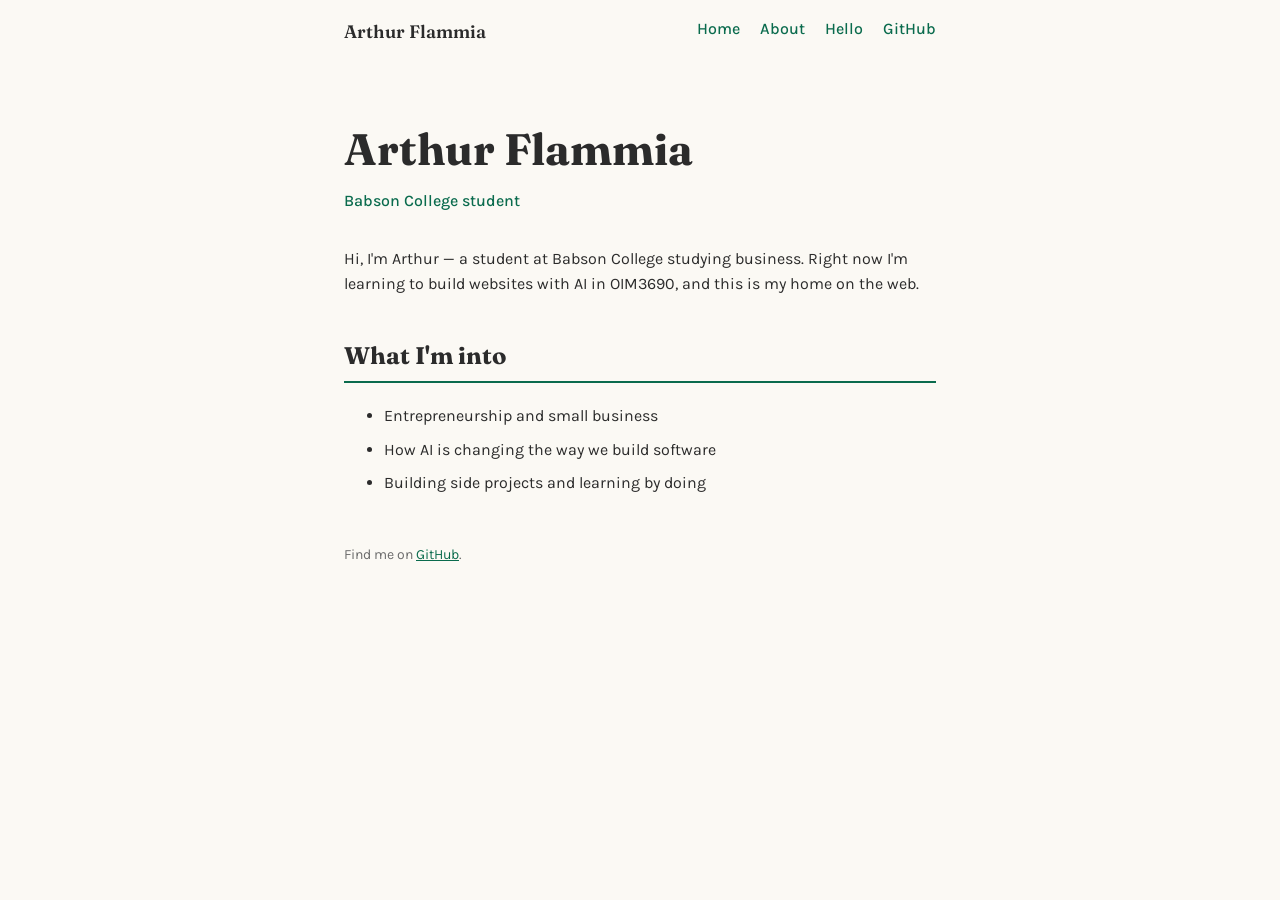
<file: index.html>
<!DOCTYPE html>
<html lang="en">
<head>
  <meta charset="UTF-8" />
  <meta name="viewport" content="width=device-width, initial-scale=1.0" />
  <title>Arthur Flammia</title>

  <!-- Loads two custom fonts from Google: Fraunces (headings) + Karla (body) -->
  <link href="https://fonts.googleapis.com/css2?family=Fraunces:wght@500;600&family=Karla:wght@400;500&display=swap" rel="stylesheet" />

  <style>
    /* Reusable values so colors stay consistent across the page */
    :root {
      --ink: #2b2b2b;    /* main text color */
      --paper: #fbf9f4;  /* page background */
      --green: #0a6b4d;  /* Babson-inspired accent */
      --muted: #6b6b6b;  /* lighter text */
    }

    * { box-sizing: border-box; }

    body {
      font-family: 'Karla', sans-serif;
      color: var(--ink);
      background-color: var(--paper);
      line-height: 1.6;
      margin: 0;
    }

    /* Fluid images: never overflow their container */
    img { max-width: 100%; height: auto; }

    /* ===== NAV BAR ===== */
    .site-nav {
      display: flex;
      align-items: center;
      justify-content: space-between;
      flex-wrap: wrap;
      max-width: 640px;
      margin: 0 auto;
      padding: 16px 24px;
    }

    .site-nav .brand {
      font-family: 'Fraunces', serif;
      font-weight: 600;
      color: var(--ink);
      text-decoration: none;
      font-size: 18px;
    }

    /* The hamburger button: hidden on desktop, shown on mobile */
    .nav-toggle {
      display: none;
      background: none;
      border: 1px solid var(--green);
      border-radius: 6px;
      color: var(--green);
      font-size: 20px;
      line-height: 1;
      padding: 6px 10px;
      cursor: pointer;
    }

    .nav-links {
      display: flex;
      gap: 20px;
      list-style: none;
      margin: 0;
      padding: 0;
    }

    .nav-links a {
      color: var(--green);
      text-decoration: none;
      font-weight: 500;
    }

    /* Centers the content and keeps it readable on wide screens */
    .container {
      max-width: 640px;
      margin: 0 auto;
      padding: 32px 24px 64px;
    }

    h1 {
      font-family: 'Fraunces', serif;
      font-size: 32px;
      margin: 0 0 4px 0;
    }

    .tagline {
      color: var(--green);
      font-weight: 500;
      margin: 0 0 32px 0;
    }

    h2 {
      font-family: 'Fraunces', serif;
      font-size: 24px;
      margin-top: 40px;
      border-bottom: 2px solid var(--green);
      padding-bottom: 6px;
    }

    li { margin-bottom: 8px; }

    footer {
      margin-top: 48px;
      color: var(--muted);
      font-size: 14px;
    }

    a { color: var(--green); }

    /* ===== MOBILE-FIRST MEDIA QUERIES ===== */
    /* Base styles above are for small screens. On narrow screens we
       hide the links and show the hamburger button instead. */
    @media (max-width: 600px) {
      .nav-toggle { display: block; }

      /* Stack links vertically; hidden until the menu is opened */
      .nav-links {
        display: none;
        flex-direction: column;
        width: 100%;
        gap: 12px;
        margin-top: 12px;
      }

      /* JS adds this class when the hamburger is tapped */
      .nav-links.open { display: flex; }
    }

    /* On wider screens, give headings a bit more presence */
    @media (min-width: 700px) {
      h1 { font-size: 44px; }
      .container { padding-top: 48px; }
    }
  </style>
</head>
<body>

  <!-- Nav bar with a few links; collapses into a hamburger on mobile -->
  <nav class="site-nav">
    <a href="index.html" class="brand">Arthur Flammia</a>
    <button class="nav-toggle" aria-label="Toggle menu" aria-expanded="false">&#9776;</button>
    <ul class="nav-links" id="navLinks">
      <li><a href="index.html">Home</a></li>
      <li><a href="about-me.html">About</a></li>
      <li><a href="hello.html">Hello</a></li>
      <li><a href="https://github.com/ArthurFlammia">GitHub</a></li>
    </ul>
  </nav>

  <div class="container">

    <!-- Header: who you are -->
    <header>
      <h1>Arthur Flammia</h1>
      <p class="tagline">Babson College student</p>
    </header>

    <main>
      <!-- Short intro -->
      <section>
        <p>
          Hi, I'm Arthur &mdash; a student at Babson College studying business.
          Right now I'm learning to build websites with AI in OIM3690, and this
          is my home on the web.
        </p>
      </section>

      <!-- Interests -->
      <section>
        <h2>What I'm into</h2>
        <ul>
          <li>Entrepreneurship and small business</li>
          <li>How AI is changing the way we build software</li>
          <li>Building side projects and learning by doing</li>
        </ul>
      </section>
    </main>

    <!-- Footer with a link -->
    <footer>
      <p>Find me on <a href="https://github.com/ArthurFlammia">GitHub</a>.</p>
    </footer>

  </div>

  <!-- Toggles the mobile menu open/closed when the hamburger is tapped -->
  <script>
    const toggle = document.querySelector('.nav-toggle');
    const links = document.getElementById('navLinks');
    toggle.addEventListener('click', () => {
      const isOpen = links.classList.toggle('open');
      toggle.setAttribute('aria-expanded', isOpen);
    });
  </script>

</body>
</html>
</file>
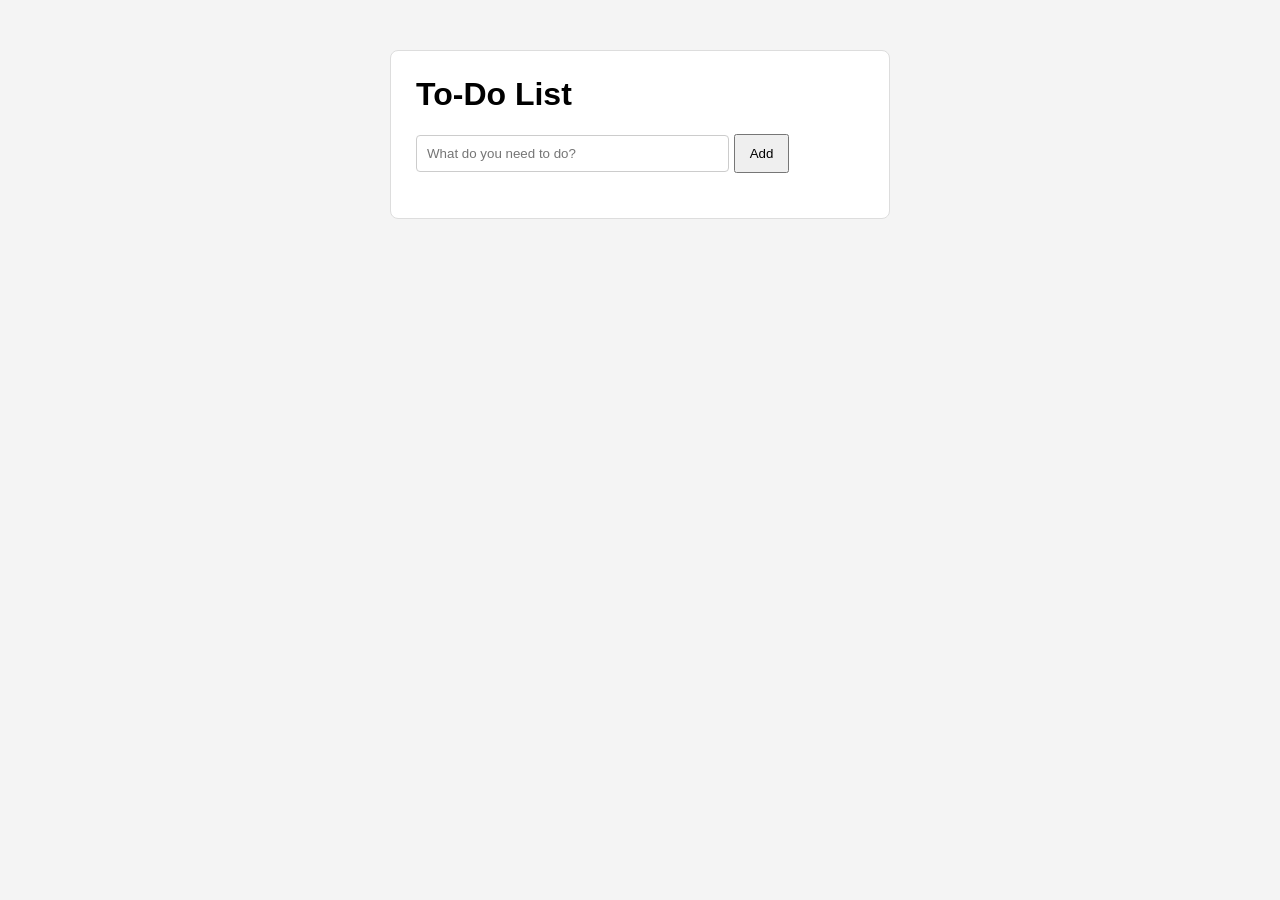
<file: todo/index.html>
<!DOCTYPE html>
<html lang="en">
<head>
  <meta charset="UTF-8">
  <meta name="viewport" content="width=device-width, initial-scale=1.0">
  <title>To-Do App</title>
  <style>
    body {
      font-family: Arial, Helvetica, sans-serif;
      max-width: 500px;
      margin: 30px auto;
      padding: 20px;
      background-color: #f4f4f4;
    }
    .card {
      background-color: #ffffff;
      padding: 25px;
      border-radius: 8px;
      border: 1px solid #ddd;
    }
    h1 { margin-top: 0; }
    input {
      padding: 10px;
      width: 65%;
      border: 1px solid #ccc;
      border-radius: 4px;
    }
    button {
      padding: 10px 14px;
      cursor: pointer;
    }
    ul {
      list-style: none;
      padding: 0;
      margin-top: 20px;
    }
    li {
      background-color: #f9f9f9;
      padding: 10px;
      margin-bottom: 8px;
      border-radius: 4px;
      display: flex;
      justify-content: space-between;
      align-items: center;
    }
    .delete-btn {
      background-color: #e1e4e8;
      border: none;
      border-radius: 4px;
      padding: 4px 10px;
    }
  </style>
</head>
<body>

  <div class="card">
    <h1>To-Do List</h1>

    <!-- Type a task here, then click Add -->
    <input type="text" id="task-input" placeholder="What do you need to do?">
    <button id="add-btn">Add</button>

    <!-- The tasks will be added inside this list by JavaScript -->
    <ul id="task-list"></ul>
  </div>

  <!-- Link to the external JavaScript file -->
  <script src="script.js"></script>

</body>
</html>
</file>
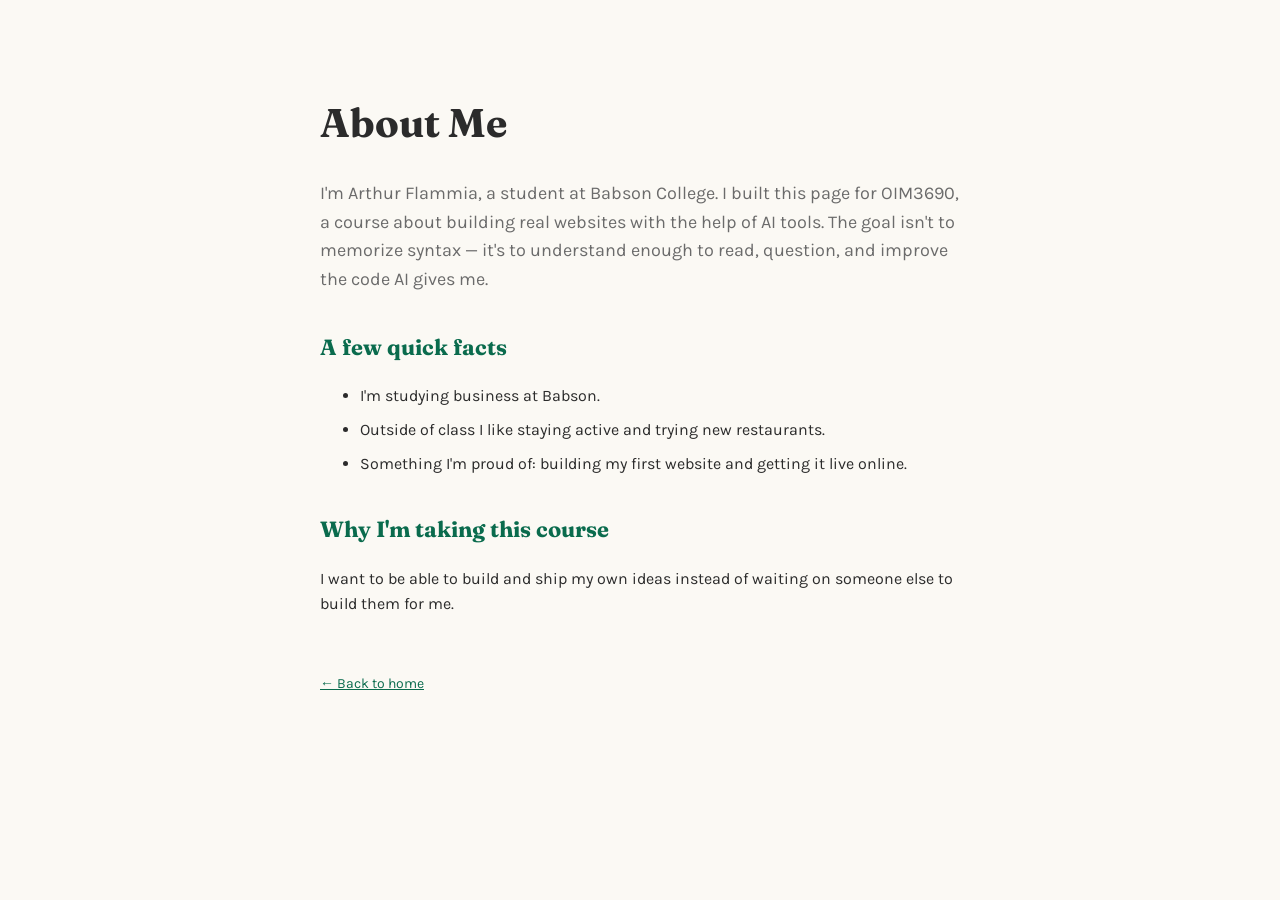
<file: about-me.html>
<!DOCTYPE html>
<html lang="en">
<head>
  <meta charset="UTF-8" />
  <meta name="viewport" content="width=device-width, initial-scale=1.0" />
  <title>About Me &mdash; Arthur Flammia</title>

  <!-- Load the fonts -->
  <link href="https://fonts.googleapis.com/css2?family=Fraunces:wght@500;600&family=Karla:wght@400;500&display=swap" rel="stylesheet" />

  <!-- Link the external stylesheet (it lives in the css/ folder) -->
  <link rel="stylesheet" href="css/styles.css" />
</head>
<body>
  <div class="container">
    <h1>About Me</h1>

    <!-- id="intro" lets the #intro rule in styles.css target just this section -->
    <section id="intro">
      <p>
        I'm Arthur Flammia, a student at Babson College. I built this page for
        OIM3690, a course about building real websites with the help of AI
        tools. The goal isn't to memorize syntax &mdash; it's to understand
        enough to read, question, and improve the code AI gives me.
      </p>
    </section>

    <section>
      <h2>A few quick facts</h2>
      <ul>
        <li>I'm studying business at Babson.</li>
        <li>Outside of class I like staying active and trying new restaurants.</li>
        <li>Something I'm proud of: building my first website and getting it live online.</li>
      </ul>
    </section>

    <section>
      <h2>Why I'm taking this course</h2>
      <p>
        I want to be able to build and ship my own ideas instead of waiting on
        someone else to build them for me.
      </p>
    </section>

    <a class="back" href="index.html">&larr; Back to home</a>
  </div>
</body>
</html>
</file>
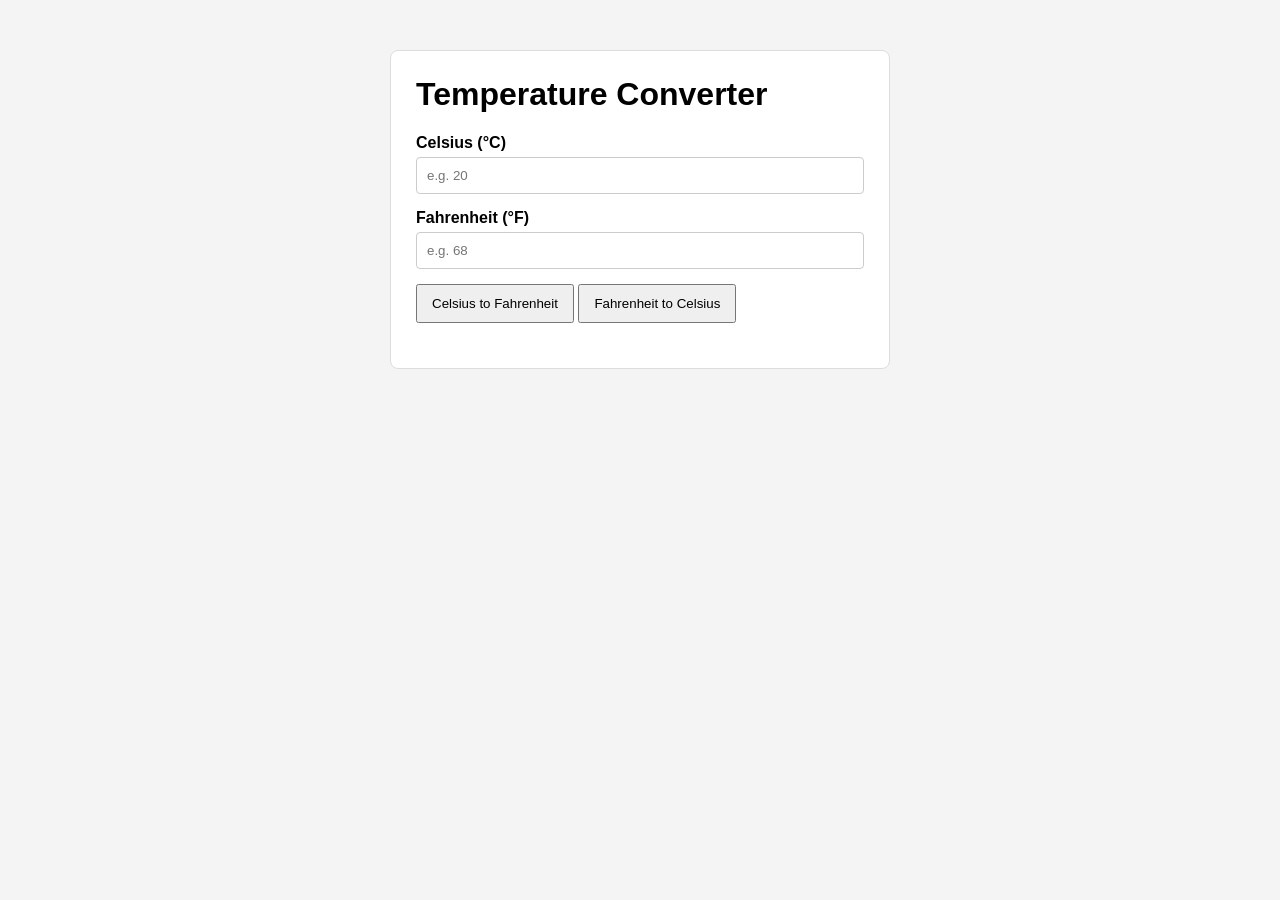
<file: converter.html>
<!DOCTYPE html>
<html lang="en">
<head>
  <meta charset="UTF-8">
  <meta name="viewport" content="width=device-width, initial-scale=1.0">
  <title>Temperature Converter</title>
  <style>
    body {
      font-family: Arial, Helvetica, sans-serif;
      max-width: 500px;
      margin: 30px auto;
      padding: 20px;
      background-color: #f4f4f4;
    }
    .card {
      background-color: #ffffff;
      padding: 25px;
      border-radius: 8px;
      border: 1px solid #ddd;
    }
    h1 { margin-top: 0; }
    label {
      display: block;
      font-weight: bold;
      margin-top: 15px;
      margin-bottom: 5px;
    }
    input {
      padding: 10px;
      width: 100%;
      box-sizing: border-box;
      border: 1px solid #ccc;
      border-radius: 4px;
    }
    button {
      padding: 10px 14px;
      margin-top: 15px;
      cursor: pointer;
    }
    #result {
      margin-top: 20px;
      font-size: 18px;
    }
  </style>
</head>
<body>

  <div class="card">
    <h1>Temperature Converter</h1>

    <!-- The HTML form. Ask AI for this part only. -->
    <label for="celsius">Celsius (&deg;C)</label>
    <input type="number" id="celsius" placeholder="e.g. 20">

    <label for="fahrenheit">Fahrenheit (&deg;F)</label>
    <input type="number" id="fahrenheit" placeholder="e.g. 68">

    <button id="c-to-f-btn">Celsius to Fahrenheit</button>
    <button id="f-to-c-btn">Fahrenheit to Celsius</button>

    <p id="result"></p>
  </div>

  <script>
    // ===== This JavaScript was written by hand =====

    // Find the two input boxes, the two buttons, and the result line
    const celsiusInput = document.getElementById("celsius");
    const fahrenheitInput = document.getElementById("fahrenheit");
    const cToFBtn = document.getElementById("c-to-f-btn");
    const fToCBtn = document.getElementById("f-to-c-btn");
    const result = document.getElementById("result");

    // When "Celsius to Fahrenheit" is clicked
    cToFBtn.addEventListener("click", function () {
      // Read the Celsius value. Number() turns the text into a number.
      const c = Number(celsiusInput.value);
      // The formula: F = C times 9/5, plus 32
      const f = c * 9 / 5 + 32;
      // Show the answer in the Fahrenheit box and on the result line
      fahrenheitInput.value = f;
      result.textContent = c + " degrees C = " + f + " degrees F";
    });

    // When "Fahrenheit to Celsius" is clicked
    fToCBtn.addEventListener("click", function () {
      // Read the Fahrenheit value as a number
      const f = Number(fahrenheitInput.value);
      // The formula: C = (F minus 32) times 5/9
      const c = (f - 32) * 5 / 9;
      // Show the answer in the Celsius box and on the result line
      celsiusInput.value = c;
      result.textContent = f + " degrees F = " + c + " degrees C";
    });
  </script>

</body>
</html>
</file>
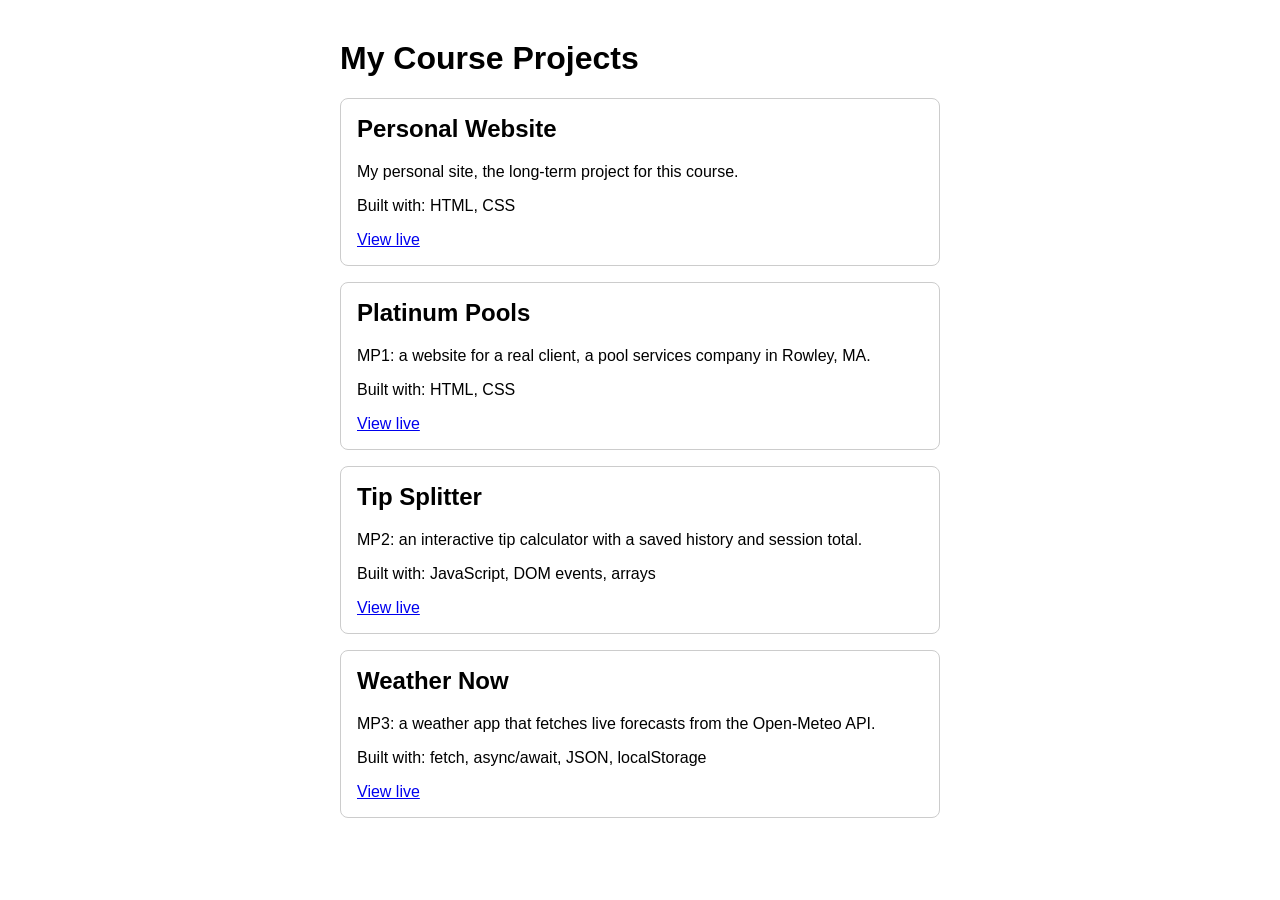
<file: data-app.html>
<!DOCTYPE html>
<html lang="en">
<head>
  <meta charset="UTF-8">
  <meta name="viewport" content="width=device-width, initial-scale=1.0">
  <title>My Projects</title>
  <style>
    body { font-family: Arial, sans-serif; max-width: 600px; margin: 40px auto; padding: 0 16px; }
    .card { border: 1px solid #ccc; border-radius: 8px; padding: 16px; margin-bottom: 16px; }
    .card h2 { margin-top: 0; }
  </style>
</head>
<body>
  <h1>My Course Projects</h1>
  <div id="app"></div>

  <!-- type="module" lets main.js use import. Only main.js is linked;
       it imports data.js itself. -->
  <script type="module" src="js/main.js"></script>
</body>
</html>
</file>
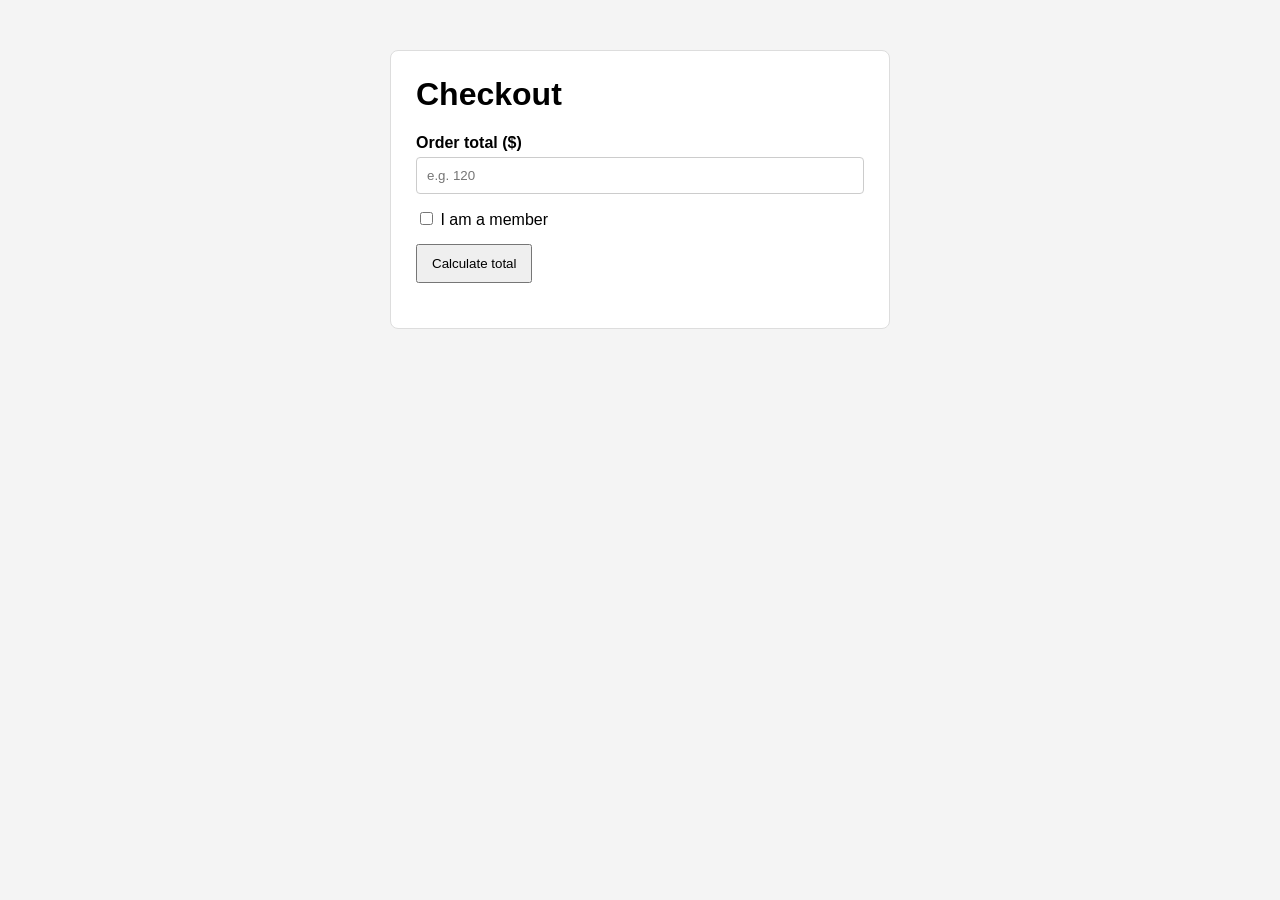
<file: discount.html>
<!DOCTYPE html>
<html lang="en">
<head>
  <meta charset="UTF-8">
  <meta name="viewport" content="width=device-width, initial-scale=1.0">
  <title>Checkout Discount</title>
  <style>
    body {
      font-family: Arial, Helvetica, sans-serif;
      max-width: 500px;
      margin: 30px auto;
      padding: 20px;
      background-color: #f4f4f4;
    }
    .card {
      background-color: #ffffff;
      padding: 25px;
      border-radius: 8px;
      border: 1px solid #ddd;
    }
    h1 { margin-top: 0; }
    label {
      display: block;
      font-weight: bold;
      margin-top: 15px;
      margin-bottom: 5px;
    }
    input[type="number"] {
      padding: 10px;
      width: 100%;
      box-sizing: border-box;
      border: 1px solid #ccc;
      border-radius: 4px;
    }
    .checkbox-row {
      margin-top: 15px;
    }
    button {
      padding: 10px 14px;
      margin-top: 15px;
      cursor: pointer;
    }
    #result {
      margin-top: 20px;
      font-size: 18px;
      white-space: pre-line;
    }
  </style>
</head>
<body>

  <div class="card">
    <h1>Checkout</h1>

    <label for="total">Order total ($)</label>
    <input type="number" id="total" placeholder="e.g. 120">

    <div class="checkbox-row">
      <input type="checkbox" id="member">
      <label for="member" style="display:inline; font-weight:normal;">I am a member</label>
    </div>

    <button id="checkout-btn">Calculate total</button>

    <p id="result"></p>
  </div>

  <script>
    // ===== getDiscount was written by hand, no AI =====
    // total is the order amount. isMember is true or false.
    // The function returns the discount AMOUNT in dollars.
    function getDiscount(total, isMember) {
      if (isMember) {
        // Members get 15% off
        return total * 0.15;
      } else if (total > 100) {
        // Non-members get 10% off if they spend more than $100
        return total * 0.10;
      } else {
        // Everyone else gets no discount
        return 0;
      }
    }

    // ===== Below here was enhanced with AI to build a fuller checkout page =====

    // Find the input, the checkbox, the button, and the result line
    const totalInput = document.getElementById("total");
    const memberCheckbox = document.getElementById("member");
    const checkoutBtn = document.getElementById("checkout-btn");
    const result = document.getElementById("result");

    // When the button is clicked, work out the final price
    checkoutBtn.addEventListener("click", function () {
      // Read the order total as a number
      const total = Number(totalInput.value);
      // Read whether the "I am a member" box is checked (true or false)
      const isMember = memberCheckbox.checked;

      // Use the hand-written function to get the discount amount
      const discount = getDiscount(total, isMember);

      // The final price is the total minus the discount
      const finalPrice = total - discount;

      // Show three lines: discount, savings, and final price
      // toFixed(2) formats the numbers to 2 decimal places
      result.textContent =
        "Order total: $" + total.toFixed(2) + "\n" +
        "Discount: $" + discount.toFixed(2) + "\n" +
        "You pay: $" + finalPrice.toFixed(2);
    });
  </script>

</body>
</html>
</file>
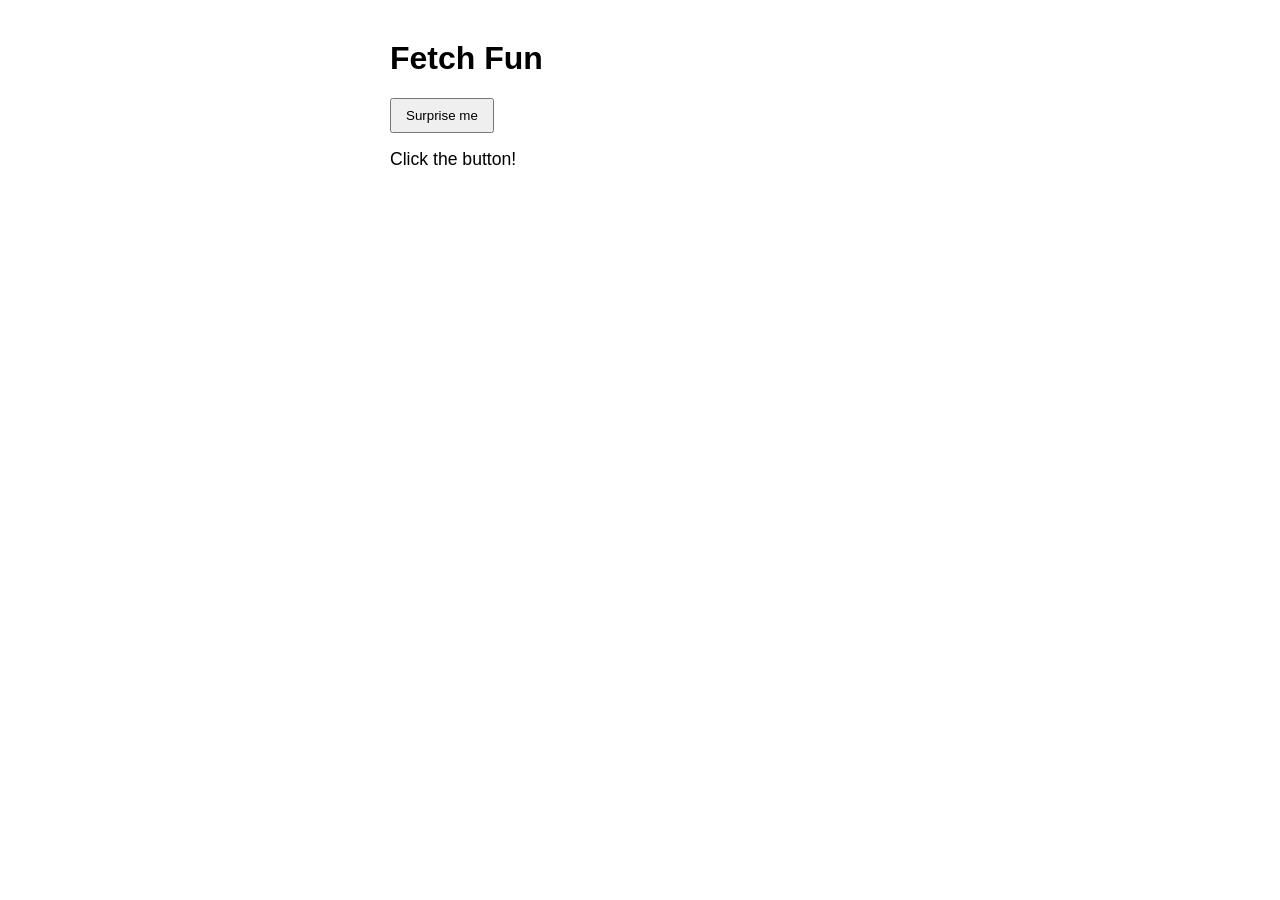
<file: fetch-fun.html>
<!DOCTYPE html>
<html lang="en">
<head>
  <meta charset="UTF-8">
  <meta name="viewport" content="width=device-width, initial-scale=1.0">
  <title>Fetch Fun</title>
  <style>
    body { font-family: Arial, sans-serif; max-width: 500px; margin: 40px auto; padding: 0 16px; }
    button { padding: 8px 14px; }
    #output { margin-top: 16px; font-size: 1.1em; }
  </style>
</head>
<body>
  <h1>Fetch Fun</h1>
  <button id="surprise-btn">Surprise me</button>
  <div id="output">Click the button!</div>

  <script>
    const output = document.getElementById("output");

    // Fetch one API, read one field out of the JSON.
    // The timestamp makes each URL unique because this API caches responses.
    async function getAdvice() {
      output.textContent = "Loading...";
      try {
        const response = await fetch("https://api.adviceslip.com/advice?t=" + Date.now());
        const data = await response.json();
        output.textContent = data.slip.advice;
      } catch (error) {
        output.textContent = "Could not load advice: " + error.message;
      }
    }

    // Extension: a second API that returns a dog picture URL
    async function getDog() {
      output.textContent = "Loading...";
      try {
        const response = await fetch("https://dog.ceo/api/breeds/image/random");
        const data = await response.json();
        output.innerHTML = '<img src="' + data.message + '" alt="Random dog" style="max-width:100%">';
      } catch (error) {
        output.textContent = "Could not load dog: " + error.message;
      }
    }

    // Randomly pick one of the two APIs
    document.getElementById("surprise-btn").addEventListener("click", function () {
      if (Math.random() < 0.5) {
        getAdvice();
      } else {
        getDog();
      }
    });
  </script>
</body>
</html>
</file>
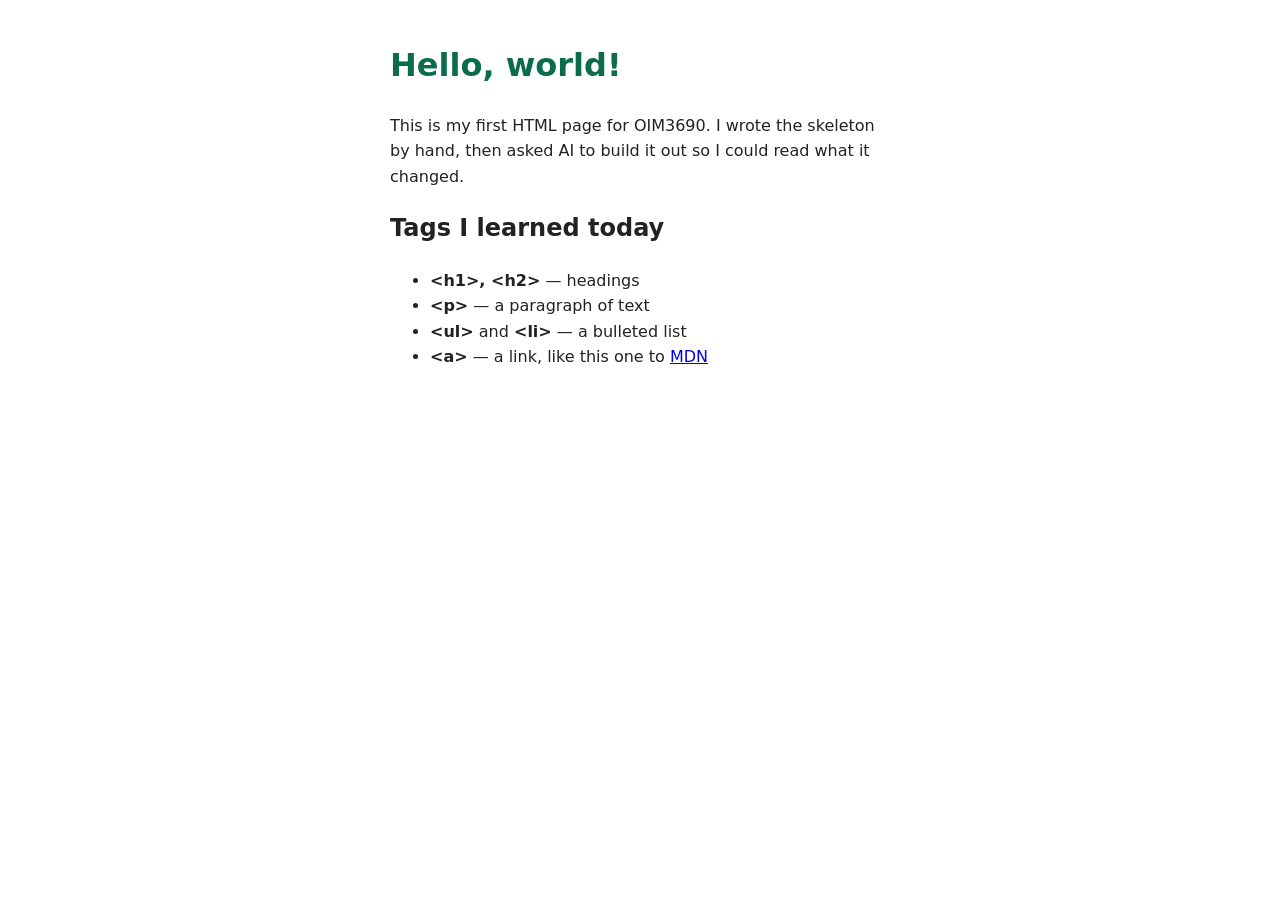
<file: hello.html>
<!DOCTYPE html>
<!--
  hello.html  -  OIM3690, Session 03
  I started with a bare hand-written skeleton (doctype, html, head, title,
  body, and one <h1>). Then I used AI to enhance it: it added a paragraph,
  a list of the tags I learned, and a little styling. The comments below
  mark what each part does so I can explain it.
-->
<html lang="en">
<head>
  <meta charset="UTF-8" />                                      <!-- character encoding -->
  <meta name="viewport" content="width=device-width, initial-scale=1.0" />
  <title>Hello!</title>                                         <!-- text on the browser tab -->
  <style>
    body {
      font-family: system-ui, sans-serif;
      max-width: 500px;
      margin: 40px auto;
      padding: 0 16px;
      line-height: 1.6;
      color: #222;
    }
    h1 { color: #0a6b4d; }
  </style>
</head>
<body>
  <!-- This h1 was the one line in my hand-written skeleton -->
  <h1>Hello, world!</h1>

  <!-- Everything below was added when I enhanced the page with AI -->
  <p>
    This is my first HTML page for OIM3690. I wrote the skeleton by hand,
    then asked AI to build it out so I could read what it changed.
  </p>

  <h2>Tags I learned today</h2>
  <ul>
    <!-- &lt; and &gt; are "HTML entities" - they print literal < and > -->
    <li><strong>&lt;h1&gt;, &lt;h2&gt;</strong> &mdash; headings</li>
    <li><strong>&lt;p&gt;</strong> &mdash; a paragraph of text</li>
    <li><strong>&lt;ul&gt;</strong> and <strong>&lt;li&gt;</strong> &mdash; a bulleted list</li>
    <li><strong>&lt;a&gt;</strong> &mdash; a link, like this one to
        <a href="https://developer.mozilla.org/">MDN</a></li>
  </ul>
</body>
</html>
</file>
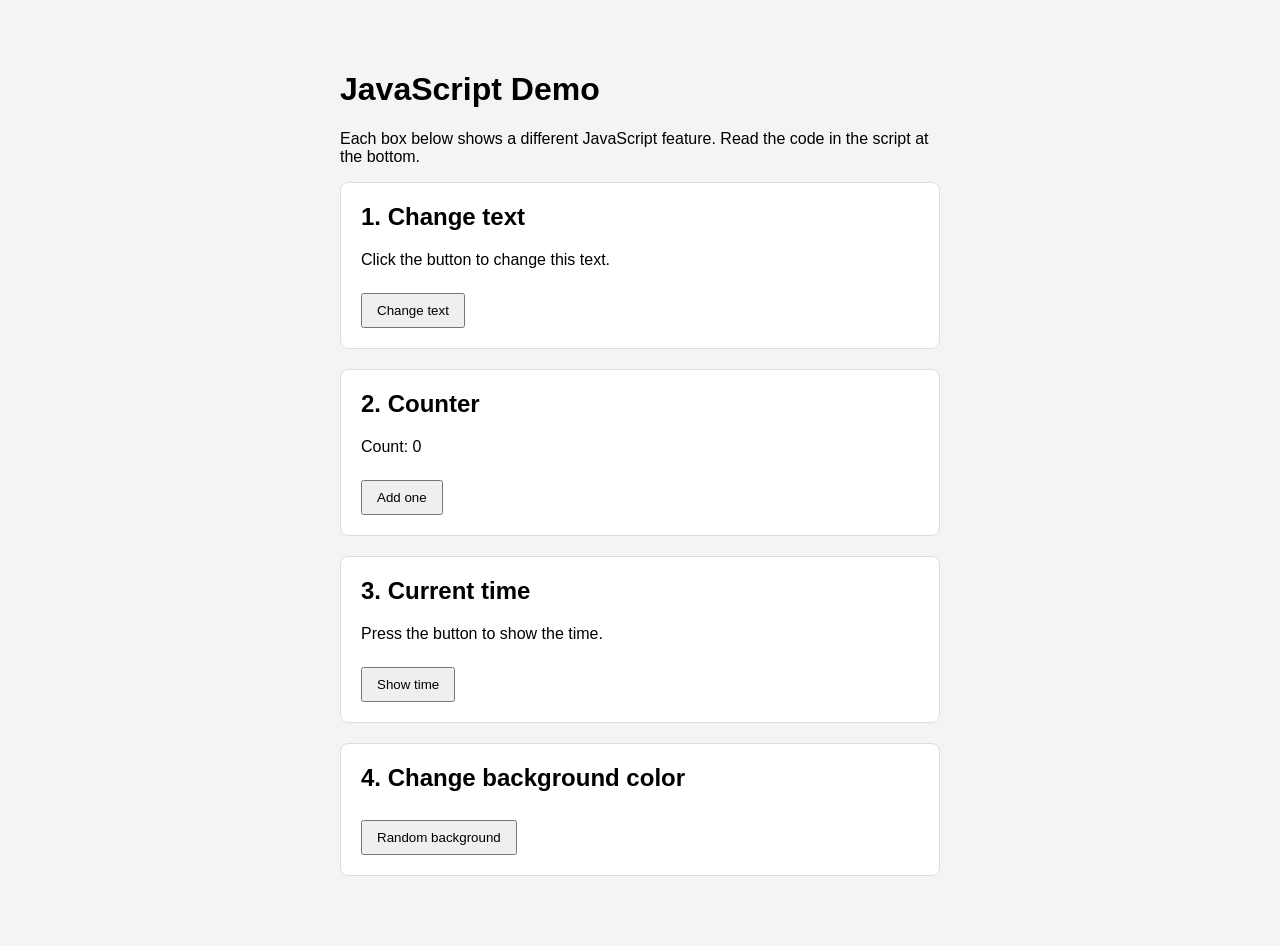
<file: js-demo.html>
<!DOCTYPE html>
<html lang="en">
<head>
  <meta charset="UTF-8">
  <meta name="viewport" content="width=device-width, initial-scale=1.0">
  <title>JavaScript Demo</title>
  <style>
    body {
      font-family: Arial, Helvetica, sans-serif;
      max-width: 600px;
      margin: 30px auto;
      padding: 20px;
      background-color: #f4f4f4;
    }
    .box {
      background-color: #ffffff;
      padding: 20px;
      margin-bottom: 20px;
      border-radius: 8px;
      border: 1px solid #ddd;
    }
    h2 { margin-top: 0; }
    button {
      padding: 8px 14px;
      margin-top: 8px;
      cursor: pointer;
    }
  </style>
</head>
<body>

  <h1>JavaScript Demo</h1>
  <p>Each box below shows a different JavaScript feature. Read the code in the script at the bottom.</p>

  <!-- Feature 1: change text when a button is clicked -->
  <div class="box">
    <h2>1. Change text</h2>
    <p id="message">Click the button to change this text.</p>
    <button id="change-text-btn">Change text</button>
  </div>

  <!-- Feature 2: a counter that goes up -->
  <div class="box">
    <h2>2. Counter</h2>
    <p>Count: <span id="count">0</span></p>
    <button id="add-btn">Add one</button>
  </div>

  <!-- Feature 3: show the current date and time -->
  <div class="box">
    <h2>3. Current time</h2>
    <p id="time">Press the button to show the time.</p>
    <button id="time-btn">Show time</button>
  </div>

  <!-- Feature 4: change the background color of the page -->
  <div class="box">
    <h2>4. Change background color</h2>
    <button id="color-btn">Random background</button>
  </div>

  <script>
    // FEATURE 1: change text
    // Find the button by its id
    const changeTextBtn = document.getElementById("change-text-btn");
    // When it is clicked, change the text inside the paragraph with id "message"
    changeTextBtn.addEventListener("click", function () {
      document.getElementById("message").textContent = "The text has been changed!";
    });

    // FEATURE 2: counter
    // Keep a number in a variable. This is the "state" that we change.
    let count = 0;
    const addBtn = document.getElementById("add-btn");
    addBtn.addEventListener("click", function () {
      count = count + 1; // add one to the count
      // Show the new count on the page
      document.getElementById("count").textContent = count;
    });

    // FEATURE 3: current time
    const timeBtn = document.getElementById("time-btn");
    timeBtn.addEventListener("click", function () {
      // new Date() gets the current date and time from the computer
      const now = new Date();
      // toLocaleTimeString() turns it into a readable time like "11:21:45 AM"
      document.getElementById("time").textContent = now.toLocaleTimeString();
    });

    // FEATURE 4: random background color
    const colorBtn = document.getElementById("color-btn");
    colorBtn.addEventListener("click", function () {
      // Math.random() gives a number between 0 and 1
      // Multiply by 256 and round down to get a number from 0 to 255 for red, green, blue
      const r = Math.floor(Math.random() * 256);
      const g = Math.floor(Math.random() * 256);
      const b = Math.floor(Math.random() * 256);
      // Build an rgb() color string and set it as the page background
      document.body.style.backgroundColor = "rgb(" + r + ", " + g + ", " + b + ")";
    });
  </script>

</body>
</html>
</file>
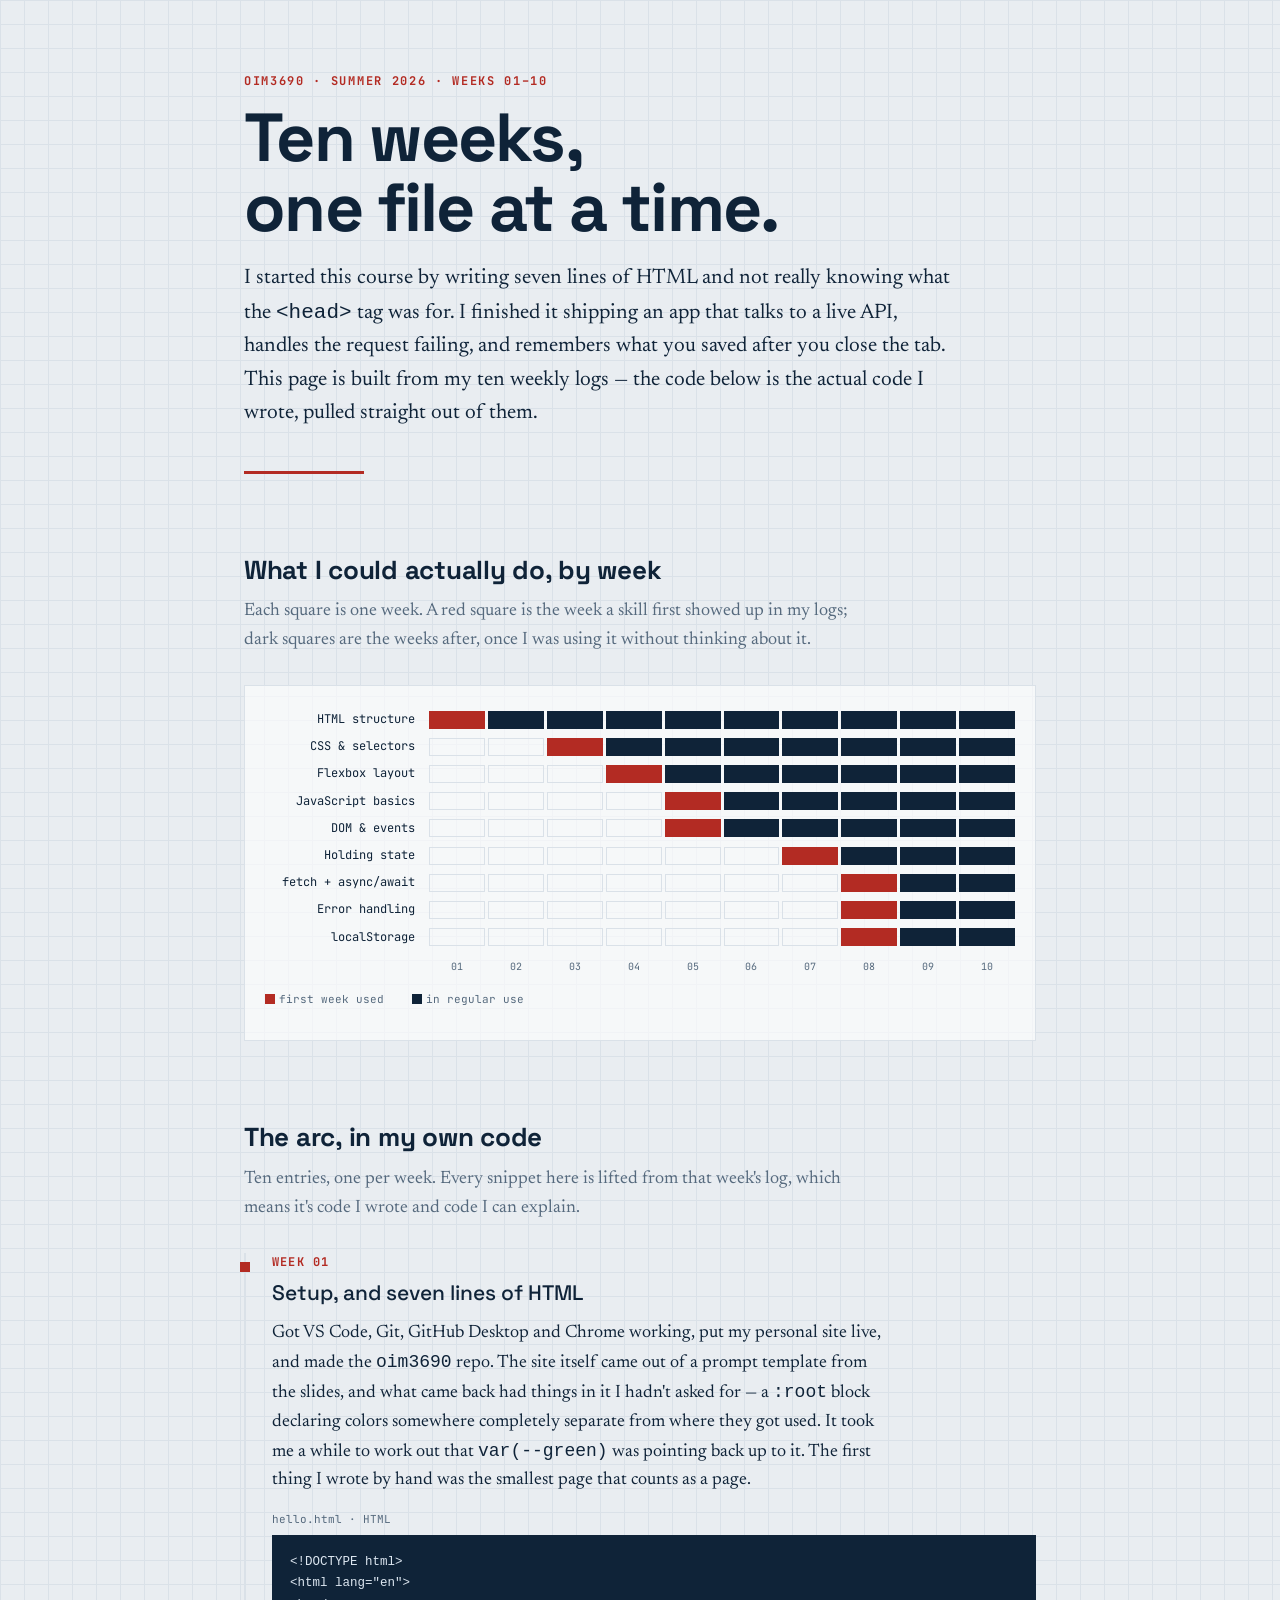
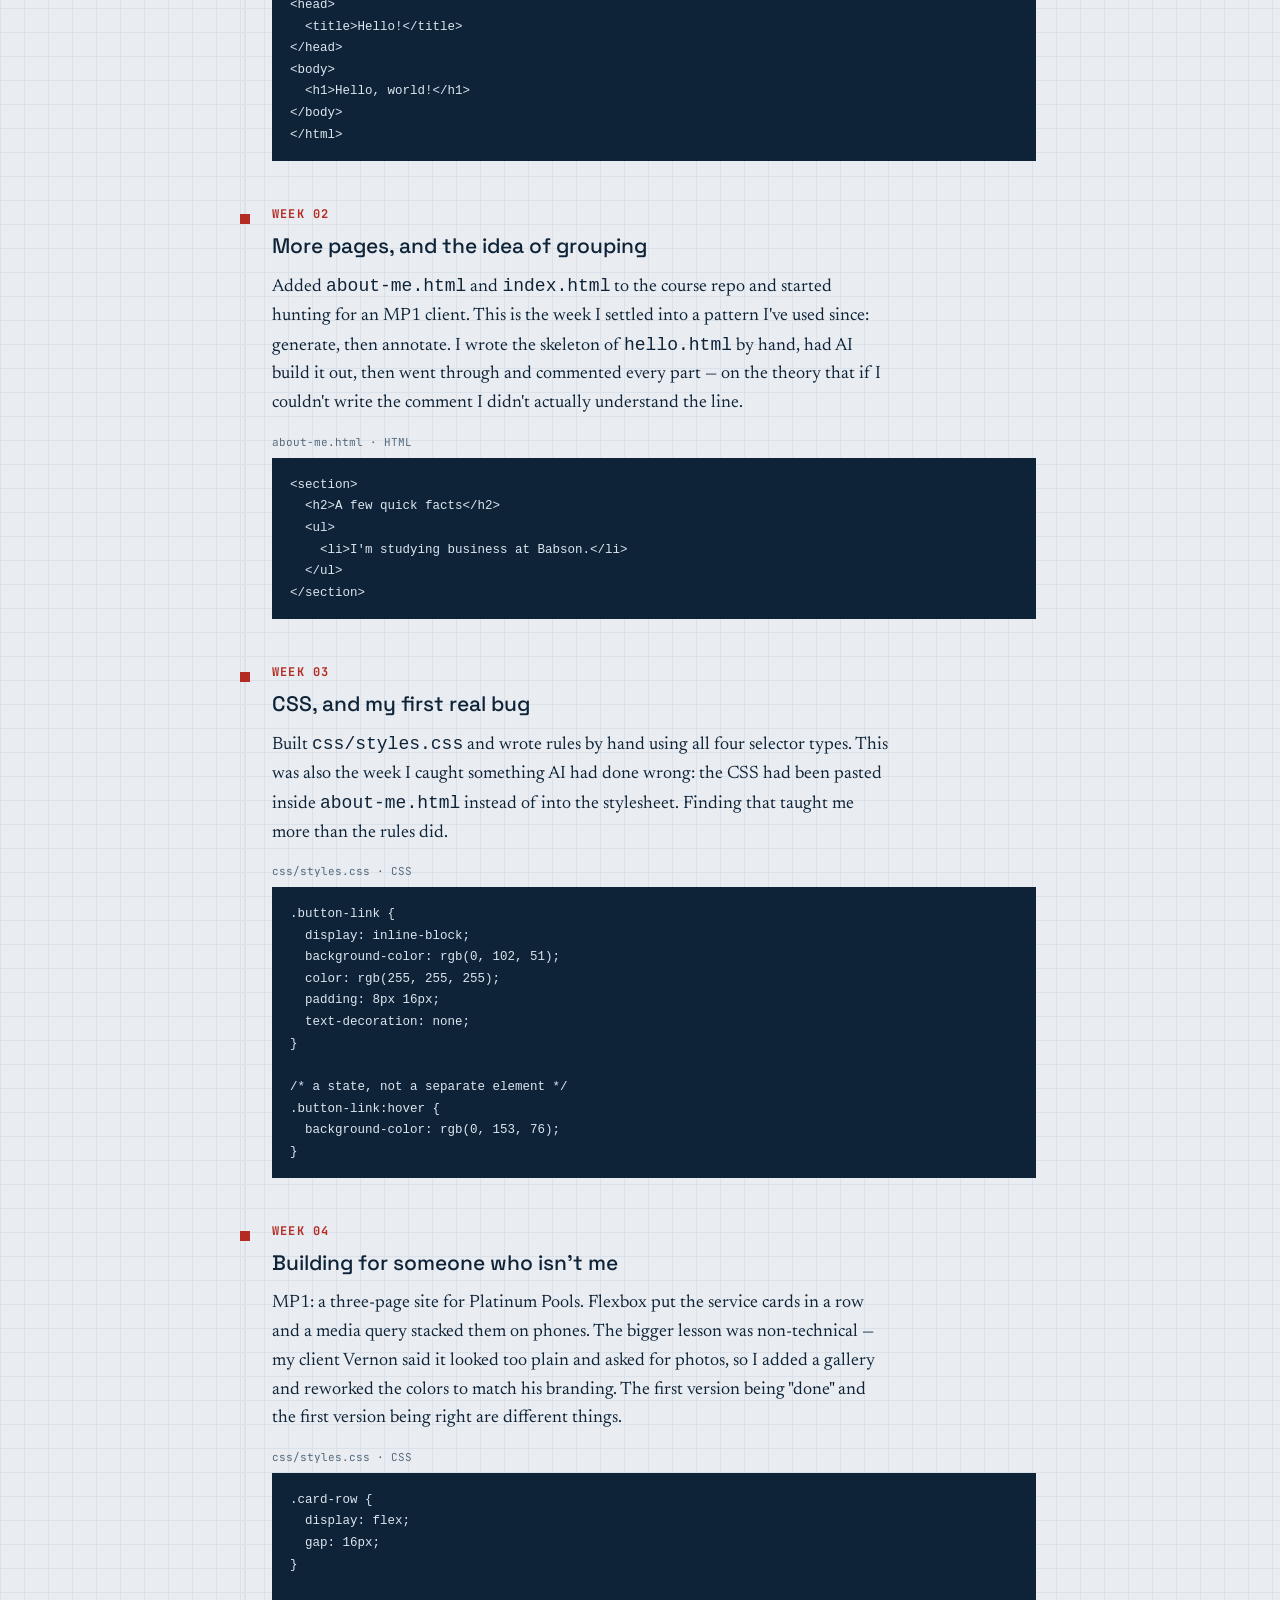
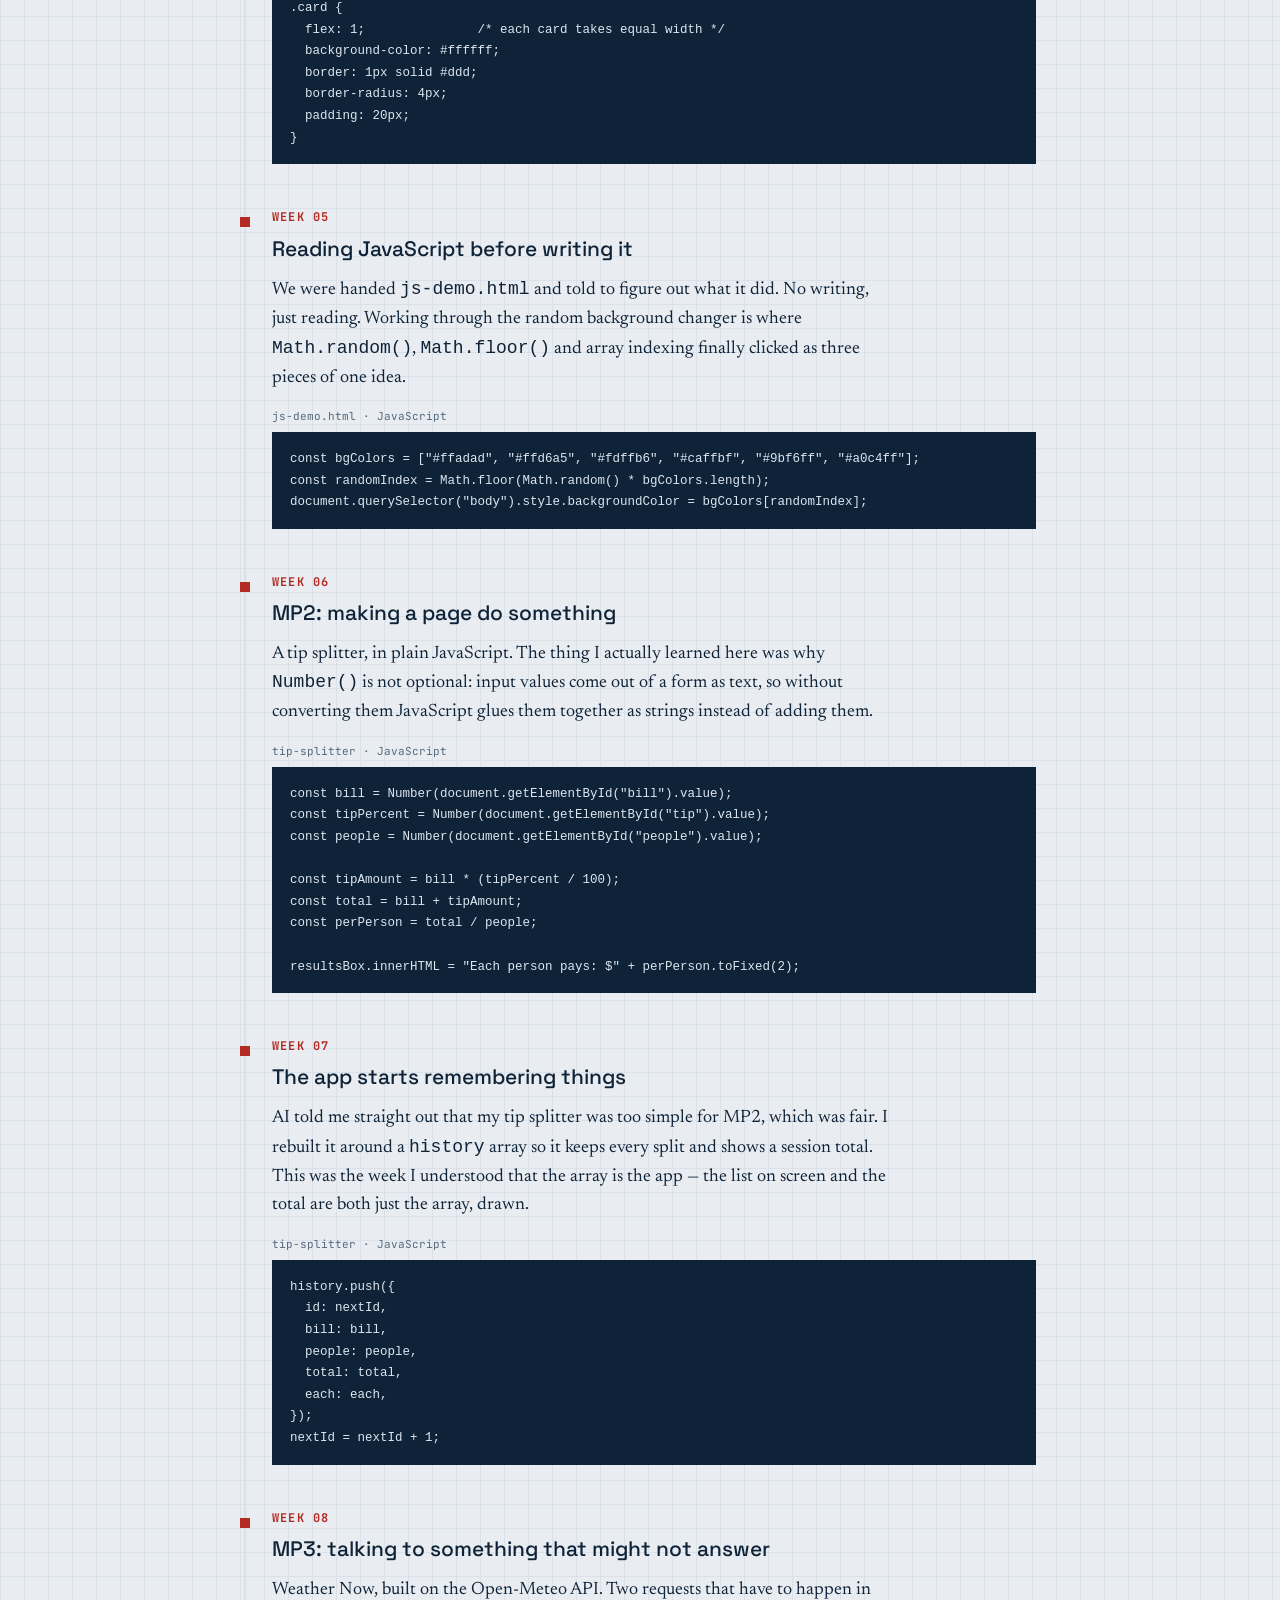
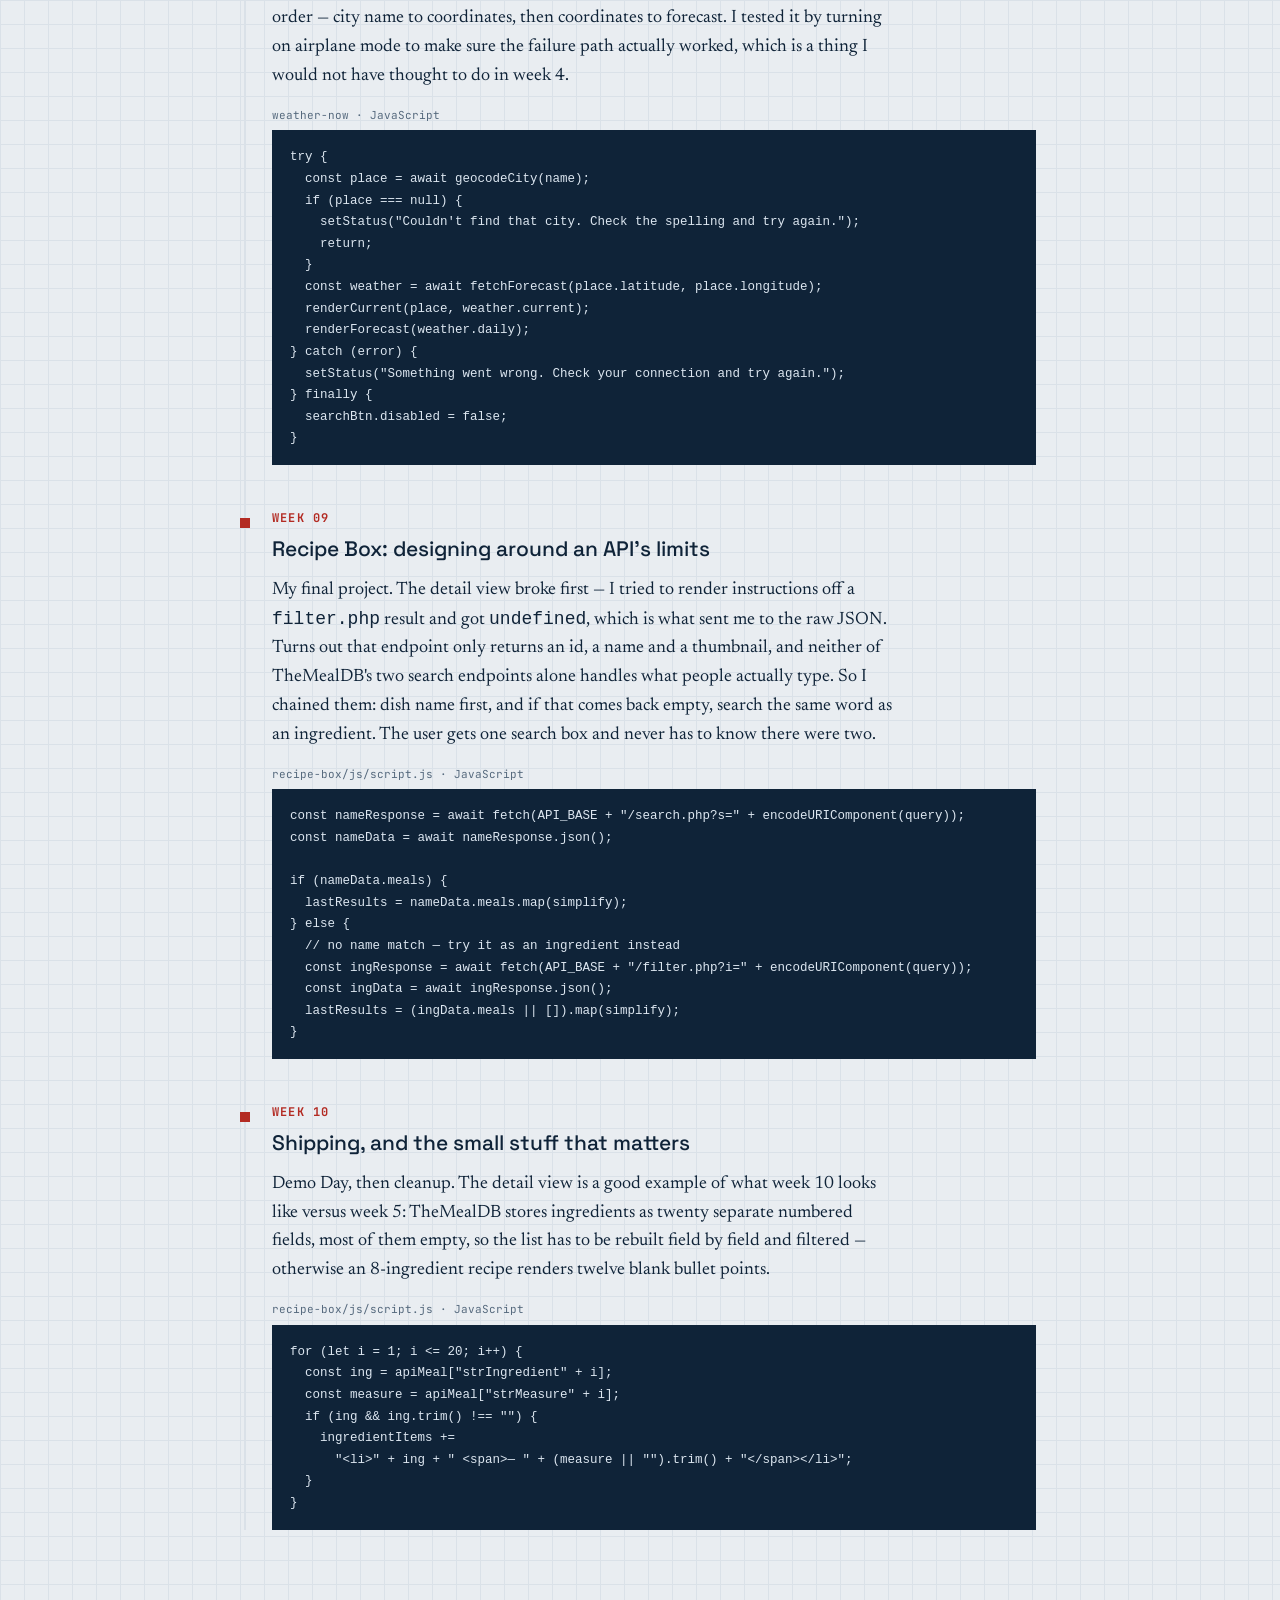
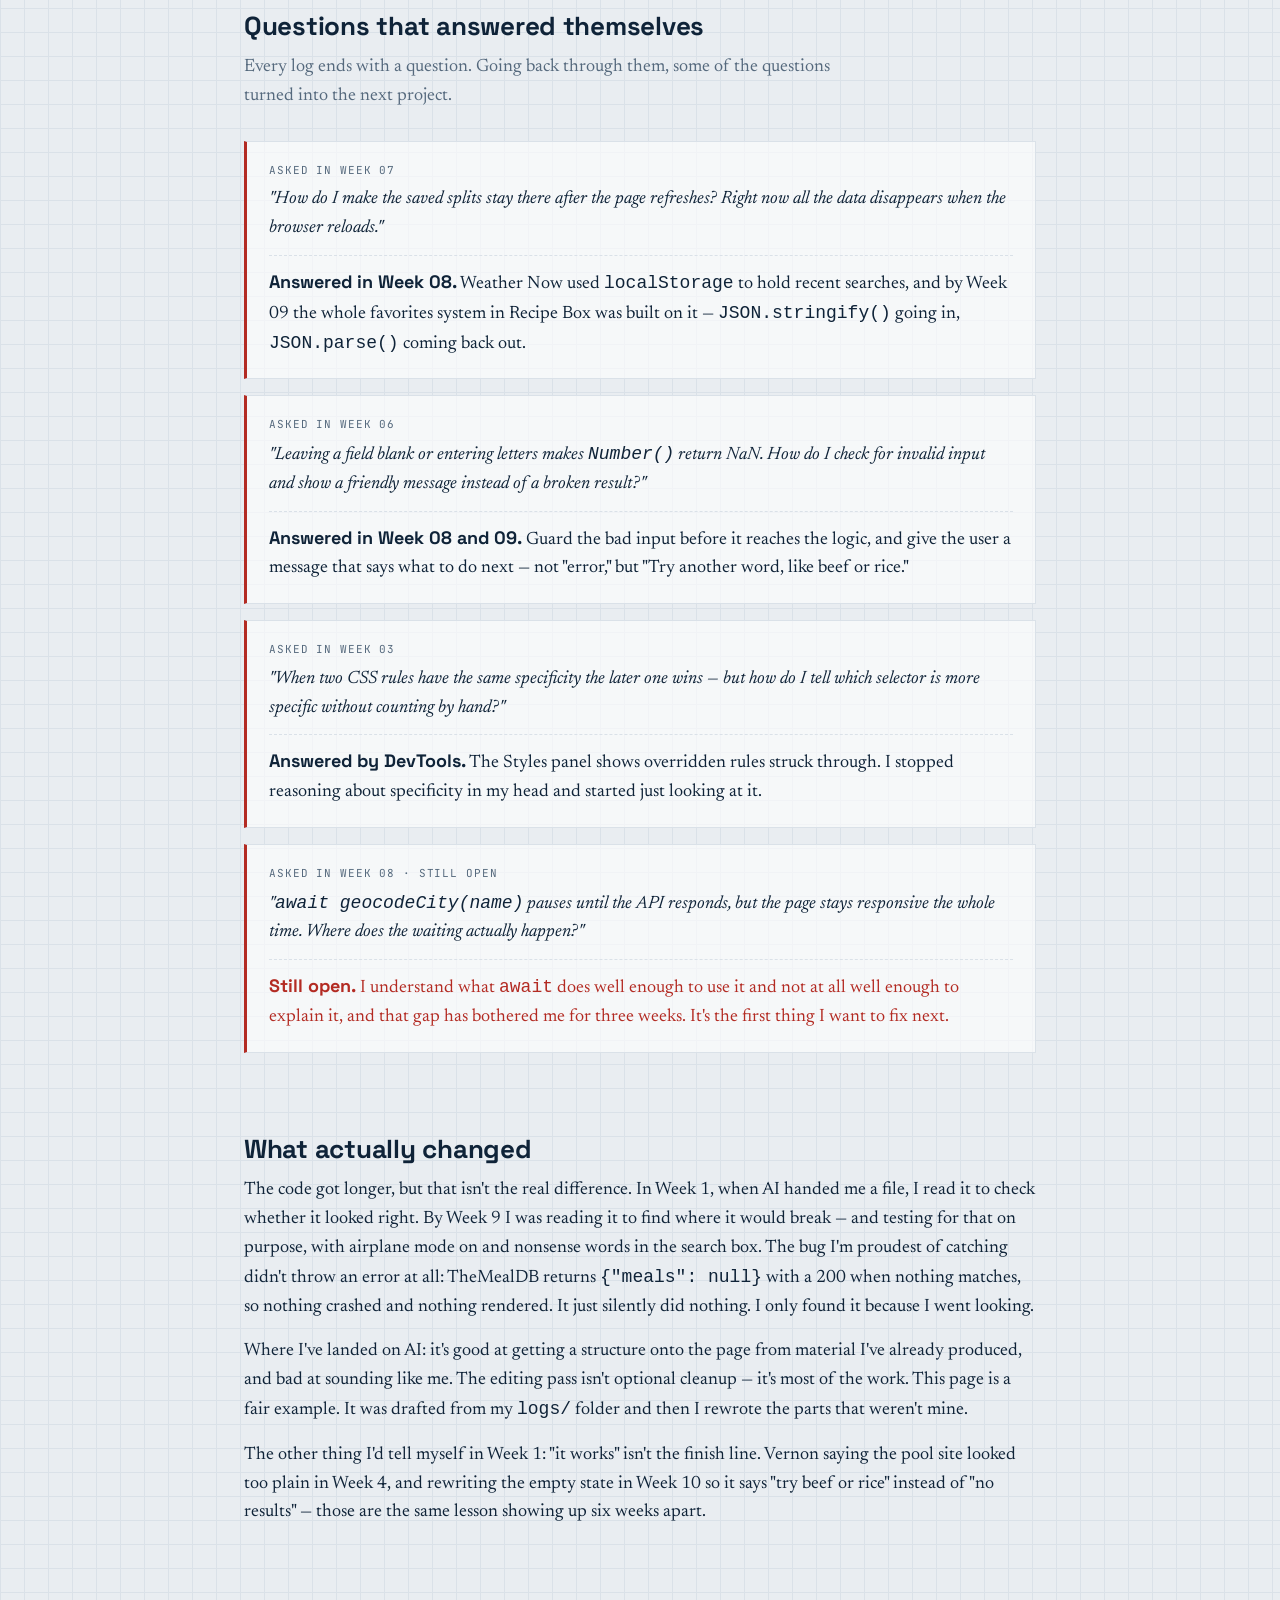
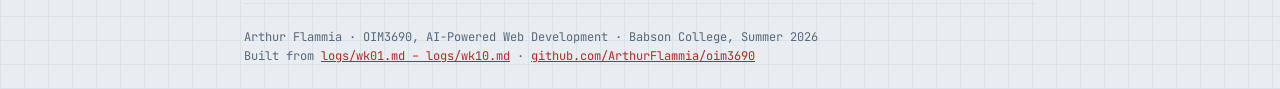
<file: learning-journey.html>
<!DOCTYPE html>
<html lang="en">
<head>
<meta charset="UTF-8">
<meta name="viewport" content="width=device-width, initial-scale=1.0">
<title>Learning Journey — Arthur Flammia | OIM3690</title>
<link rel="preconnect" href="https://fonts.googleapis.com">
<link rel="preconnect" href="https://fonts.gstatic.com" crossorigin>
<link href="https://fonts.googleapis.com/css2?family=Space+Grotesk:wght@500;700&family=Newsreader:opsz,wght@6..72,400;6..72,500&family=JetBrains+Mono:wght@400;700&display=swap" rel="stylesheet">
<style>
  :root {
    --paper:     #E9EDF1;
    --grid:      #DAE1E8;
    --ink:       #0F2338;
    --ink-soft:  #55697D;
    --pen:       #B32B23;
    --cell:      24px;
  }

  * { box-sizing: border-box; }

  body {
    margin: 0;
    padding: 0;
    background-color: var(--paper);
    /* graph paper: this is a lab notebook, so it gets ruled like one */
    background-image:
      repeating-linear-gradient(to right,  var(--grid) 0 1px, transparent 1px var(--cell)),
      repeating-linear-gradient(to bottom, var(--grid) 0 1px, transparent 1px var(--cell));
    color: var(--ink);
    font-family: "Newsreader", Georgia, serif;
    font-size: 18px;
    line-height: 1.6;
  }

  .sheet {
    max-width: 840px;
    margin: 0 auto;
    padding: 72px 24px 96px;
  }

  /* ---------- shared type ---------- */
  .eyebrow {
    font-family: "JetBrains Mono", monospace;
    font-size: 12px;
    font-weight: 700;
    letter-spacing: 0.14em;
    text-transform: uppercase;
    color: var(--pen);
    margin: 0 0 12px;
  }

  h1 {
    font-family: "Space Grotesk", sans-serif;
    font-weight: 700;
    font-size: clamp(38px, 8vw, 68px);
    line-height: 1.02;
    letter-spacing: -0.025em;
    margin: 0 0 20px;
  }

  h2 {
    font-family: "Space Grotesk", sans-serif;
    font-weight: 700;
    font-size: 26px;
    letter-spacing: -0.01em;
    margin: 0 0 6px;
  }

  h3 {
    font-family: "Space Grotesk", sans-serif;
    font-weight: 500;
    font-size: 21px;
    margin: 0 0 10px;
  }

  p { margin: 0 0 16px; }

  a { color: var(--pen); }

  .lede {
    font-size: 21px;
    max-width: 60ch;
    color: var(--ink);
  }

  .section-note {
    color: var(--ink-soft);
    max-width: 62ch;
    margin-bottom: 30px;
  }

  /* red-pen rule under the header */
  .rule {
    height: 3px;
    background: var(--pen);
    border: 0;
    margin: 40px 0 0;
    max-width: 120px;
  }

  section { margin-top: 76px; }

  /* ---------- the chart: bars drawn on the page's own grid ---------- */
  .chart {
    background: rgba(255,255,255,0.62);
    border: 1px solid var(--grid);
    padding: 24px 20px 16px;
  }

  .chart-row {
    display: grid;
    grid-template-columns: 150px 1fr;
    align-items: center;
    gap: 14px;
    margin-bottom: 8px;
  }

  .chart-label {
    font-family: "JetBrains Mono", monospace;
    font-size: 12px;
    color: var(--ink);
    text-align: right;
  }

  .track {
    display: grid;
    grid-template-columns: repeat(10, 1fr);
    gap: 3px;
  }

  .track span {
    height: 18px;
    background: transparent;
    border: 1px solid var(--grid);
  }

  .track span.on   { background: var(--ink);   border-color: var(--ink); }
  .track span.new  { background: var(--pen);   border-color: var(--pen); }

  .axis {
    display: grid;
    grid-template-columns: 150px 1fr;
    gap: 14px;
    margin-top: 12px;
  }

  .axis-weeks {
    display: grid;
    grid-template-columns: repeat(10, 1fr);
    gap: 3px;
    font-family: "JetBrains Mono", monospace;
    font-size: 10px;
    color: var(--ink-soft);
    text-align: center;
  }

  .legend {
    font-family: "JetBrains Mono", monospace;
    font-size: 11px;
    color: var(--ink-soft);
    margin-top: 16px;
  }

  .swatch {
    display: inline-block;
    width: 10px; height: 10px;
    vertical-align: -1px;
    margin-right: 4px;
  }
  .swatch.pen { background: var(--pen); }
  .swatch.ink { background: var(--ink); }

  /* ---------- the spine: ten weeks, each anchored by real code ---------- */
  .entry {
    border-left: 2px solid var(--grid);
    padding: 0 0 44px 26px;
    position: relative;
  }
  .entry:last-child { padding-bottom: 0; }

  .entry::before {
    content: "";
    position: absolute;
    left: -6px;
    top: 9px;
    width: 10px;
    height: 10px;
    background: var(--pen);
  }

  .week-tag {
    font-family: "JetBrains Mono", monospace;
    font-size: 12px;
    font-weight: 700;
    letter-spacing: 0.1em;
    color: var(--pen);
    display: block;
    margin-bottom: 4px;
  }

  .entry p { max-width: 62ch; }

  figure {
    margin: 14px 0 0;
  }

  figcaption {
    font-family: "JetBrains Mono", monospace;
    font-size: 11px;
    color: var(--ink-soft);
    padding-bottom: 6px;
  }

  pre {
    background: var(--ink);
    color: #DCE6F0;
    font-family: "JetBrains Mono", monospace;
    font-size: 12.5px;
    line-height: 1.65;
    padding: 16px 18px;
    margin: 0;
    overflow-x: auto;
  }

  /* ---------- questions that answered themselves ---------- */
  .qa {
    background: rgba(255,255,255,0.62);
    border: 1px solid var(--grid);
    border-left: 3px solid var(--pen);
    padding: 20px 22px;
    margin-bottom: 16px;
  }

  .qa .asked {
    font-family: "JetBrains Mono", monospace;
    font-size: 11px;
    letter-spacing: 0.08em;
    text-transform: uppercase;
    color: var(--ink-soft);
    margin: 0 0 6px;
  }

  .qa .q { font-style: italic; margin: 0 0 12px; }

  .qa .a {
    margin: 0;
    padding-top: 12px;
    border-top: 1px dashed var(--grid);
    color: var(--ink);
  }

  .qa .a strong { font-family: "Space Grotesk", sans-serif; }

  .qa.open .a { color: var(--pen); }

  footer {
    margin-top: 76px;
    padding-top: 24px;
    border-top: 1px solid var(--grid);
    font-family: "JetBrains Mono", monospace;
    font-size: 12px;
    color: var(--ink-soft);
  }

  :focus-visible {
    outline: 2px solid var(--pen);
    outline-offset: 3px;
  }

  @media (max-width: 620px) {
    body { font-size: 17px; }
    .sheet { padding: 48px 18px 72px; }
    .chart-row, .axis { grid-template-columns: 84px 1fr; gap: 8px; }
    .chart-label { font-size: 10px; }
    .axis-weeks { font-size: 8px; }
    .entry { padding-left: 18px; }
  }
</style>
</head>
<body>
<main class="sheet">

  <header>
    <p class="eyebrow">OIM3690 · Summer 2026 · Weeks 01–10</p>
    <h1>Ten weeks,<br>one file at a time.</h1>
    <p class="lede">
      I started this course by writing seven lines of HTML and not really knowing
      what the <code>&lt;head&gt;</code> tag was for. I finished it shipping an app
      that talks to a live API, handles the request failing, and remembers what you
      saved after you close the tab. This page is built from my ten weekly logs —
      the code below is the actual code I wrote, pulled straight out of them.
    </p>
    <hr class="rule">
  </header>

  <!-- ===================== THE CHART ===================== -->
  <section>
    <h2>What I could actually do, by week</h2>
    <p class="section-note">
      Each square is one week. A red square is the week a skill first showed up in
      my logs; dark squares are the weeks after, once I was using it without
      thinking about it.
    </p>

    <div class="chart">
      <div class="chart-row">
        <div class="chart-label">HTML structure</div>
        <div class="track" role="img" aria-label="HTML structure: started week 1, used weeks 1 through 10">
          <span class="new"></span><span class="on"></span><span class="on"></span><span class="on"></span><span class="on"></span><span class="on"></span><span class="on"></span><span class="on"></span><span class="on"></span><span class="on"></span>
        </div>
      </div>

      <div class="chart-row">
        <div class="chart-label">CSS &amp; selectors</div>
        <div class="track" role="img" aria-label="CSS and selectors: started week 3, used weeks 3 through 10">
          <span></span><span></span><span class="new"></span><span class="on"></span><span class="on"></span><span class="on"></span><span class="on"></span><span class="on"></span><span class="on"></span><span class="on"></span>
        </div>
      </div>

      <div class="chart-row">
        <div class="chart-label">Flexbox layout</div>
        <div class="track" role="img" aria-label="Flexbox layout: started week 4, used weeks 4 through 10">
          <span></span><span></span><span></span><span class="new"></span><span class="on"></span><span class="on"></span><span class="on"></span><span class="on"></span><span class="on"></span><span class="on"></span>
        </div>
      </div>

      <div class="chart-row">
        <div class="chart-label">JavaScript basics</div>
        <div class="track" role="img" aria-label="JavaScript basics: started week 5, used weeks 5 through 10">
          <span></span><span></span><span></span><span></span><span class="new"></span><span class="on"></span><span class="on"></span><span class="on"></span><span class="on"></span><span class="on"></span>
        </div>
      </div>

      <div class="chart-row">
        <div class="chart-label">DOM &amp; events</div>
        <div class="track" role="img" aria-label="DOM and events: started week 5, used weeks 5 through 10">
          <span></span><span></span><span></span><span></span><span class="new"></span><span class="on"></span><span class="on"></span><span class="on"></span><span class="on"></span><span class="on"></span>
        </div>
      </div>

      <div class="chart-row">
        <div class="chart-label">Holding state</div>
        <div class="track" role="img" aria-label="Holding state in an array: started week 7, used weeks 7 through 10">
          <span></span><span></span><span></span><span></span><span></span><span></span><span class="new"></span><span class="on"></span><span class="on"></span><span class="on"></span>
        </div>
      </div>

      <div class="chart-row">
        <div class="chart-label">fetch + async/await</div>
        <div class="track" role="img" aria-label="fetch and async await: started week 8, used weeks 8 through 10">
          <span></span><span></span><span></span><span></span><span></span><span></span><span></span><span class="new"></span><span class="on"></span><span class="on"></span>
        </div>
      </div>

      <div class="chart-row">
        <div class="chart-label">Error handling</div>
        <div class="track" role="img" aria-label="Error handling with try catch finally: started week 8, used weeks 8 through 10">
          <span></span><span></span><span></span><span></span><span></span><span></span><span></span><span class="new"></span><span class="on"></span><span class="on"></span>
        </div>
      </div>

      <div class="chart-row">
        <div class="chart-label">localStorage</div>
        <div class="track" role="img" aria-label="localStorage: started week 8, used weeks 8 through 10">
          <span></span><span></span><span></span><span></span><span></span><span></span><span></span><span class="new"></span><span class="on"></span><span class="on"></span>
        </div>
      </div>

      <div class="axis">
        <div></div>
        <div class="axis-weeks">
          <span>01</span><span>02</span><span>03</span><span>04</span><span>05</span>
          <span>06</span><span>07</span><span>08</span><span>09</span><span>10</span>
        </div>
      </div>

      <p class="legend">
        <span class="swatch pen"></span>first week used &nbsp;&nbsp;
        <span class="swatch ink"></span>in regular use
      </p>
    </div>
  </section>

  <!-- ===================== THE SPINE ===================== -->
  <section>
    <h2>The arc, in my own code</h2>
    <p class="section-note">
      Ten entries, one per week. Every snippet here is lifted from that week's log,
      which means it's code I wrote and code I can explain.
    </p>

    <div class="entry">
      <span class="week-tag">WEEK 01</span>
      <h3>Setup, and seven lines of HTML</h3>
      <p>
        Got VS Code, Git, GitHub Desktop and Chrome working, put my personal site
        live, and made the <code>oim3690</code> repo. The site itself came out of a
        prompt template from the slides, and what came back had things in it I
        hadn't asked for — a <code>:root</code> block declaring colors somewhere
        completely separate from where they got used. It took me a while to work out
        that <code>var(--green)</code> was pointing back up to it. The first thing I
        wrote by hand was the smallest page that counts as a page.
      </p>
      <figure>
        <figcaption>hello.html · HTML</figcaption>
        <pre><code>&lt;!DOCTYPE html&gt;
&lt;html lang="en"&gt;
&lt;head&gt;
  &lt;title&gt;Hello!&lt;/title&gt;
&lt;/head&gt;
&lt;body&gt;
  &lt;h1&gt;Hello, world!&lt;/h1&gt;
&lt;/body&gt;
&lt;/html&gt;</code></pre>
      </figure>
    </div>

    <div class="entry">
      <span class="week-tag">WEEK 02</span>
      <h3>More pages, and the idea of grouping</h3>
      <p>
        Added <code>about-me.html</code> and <code>index.html</code> to the course
        repo and started hunting for an MP1 client. This is the week I settled into
        a pattern I've used since: generate, then annotate. I wrote the skeleton of
        <code>hello.html</code> by hand, had AI build it out, then went through and
        commented every part — on the theory that if I couldn't write the comment I
        didn't actually understand the line.
      </p>
      <figure>
        <figcaption>about-me.html · HTML</figcaption>
        <pre><code>&lt;section&gt;
  &lt;h2&gt;A few quick facts&lt;/h2&gt;
  &lt;ul&gt;
    &lt;li&gt;I'm studying business at Babson.&lt;/li&gt;
  &lt;/ul&gt;
&lt;/section&gt;</code></pre>
      </figure>
    </div>

    <div class="entry">
      <span class="week-tag">WEEK 03</span>
      <h3>CSS, and my first real bug</h3>
      <p>
        Built <code>css/styles.css</code> and wrote rules by hand using all four
        selector types. This was also the week I caught something AI had done wrong:
        the CSS had been pasted inside <code>about-me.html</code> instead of into
        the stylesheet. Finding that taught me more than the rules did.
      </p>
      <figure>
        <figcaption>css/styles.css · CSS</figcaption>
        <pre><code>.button-link {
  display: inline-block;
  background-color: rgb(0, 102, 51);
  color: rgb(255, 255, 255);
  padding: 8px 16px;
  text-decoration: none;
}

/* a state, not a separate element */
.button-link:hover {
  background-color: rgb(0, 153, 76);
}</code></pre>
      </figure>
    </div>

    <div class="entry">
      <span class="week-tag">WEEK 04</span>
      <h3>Building for someone who isn't me</h3>
      <p>
        MP1: a three-page site for Platinum Pools. Flexbox put the service cards in
        a row and a media query stacked them on phones. The bigger lesson was
        non-technical — my client Vernon said it looked too plain and asked for
        photos, so I added a gallery and reworked the colors to match his branding.
        The first version being "done" and the first version being right are
        different things.
      </p>
      <figure>
        <figcaption>css/styles.css · CSS</figcaption>
        <pre><code>.card-row {
  display: flex;
  gap: 16px;
}

.card {
  flex: 1;               /* each card takes equal width */
  background-color: #ffffff;
  border: 1px solid #ddd;
  border-radius: 4px;
  padding: 20px;
}</code></pre>
      </figure>
    </div>

    <div class="entry">
      <span class="week-tag">WEEK 05</span>
      <h3>Reading JavaScript before writing it</h3>
      <p>
        We were handed <code>js-demo.html</code> and told to figure out what it did.
        No writing, just reading. Working through the random background changer is
        where <code>Math.random()</code>, <code>Math.floor()</code> and array
        indexing finally clicked as three pieces of one idea.
      </p>
      <figure>
        <figcaption>js-demo.html · JavaScript</figcaption>
        <pre><code>const bgColors = ["#ffadad", "#ffd6a5", "#fdffb6", "#caffbf", "#9bf6ff", "#a0c4ff"];
const randomIndex = Math.floor(Math.random() * bgColors.length);
document.querySelector("body").style.backgroundColor = bgColors[randomIndex];</code></pre>
      </figure>
    </div>

    <div class="entry">
      <span class="week-tag">WEEK 06</span>
      <h3>MP2: making a page do something</h3>
      <p>
        A tip splitter, in plain JavaScript. The thing I actually learned here was
        why <code>Number()</code> is not optional: input values come out of a form
        as text, so without converting them JavaScript glues them together as
        strings instead of adding them.
      </p>
      <figure>
        <figcaption>tip-splitter · JavaScript</figcaption>
        <pre><code>const bill = Number(document.getElementById("bill").value);
const tipPercent = Number(document.getElementById("tip").value);
const people = Number(document.getElementById("people").value);

const tipAmount = bill * (tipPercent / 100);
const total = bill + tipAmount;
const perPerson = total / people;

resultsBox.innerHTML = "Each person pays: $" + perPerson.toFixed(2);</code></pre>
      </figure>
    </div>

    <div class="entry">
      <span class="week-tag">WEEK 07</span>
      <h3>The app starts remembering things</h3>
      <p>
        AI told me straight out that my tip splitter was too simple for MP2, which
        was fair. I rebuilt it around a <code>history</code> array so it keeps every
        split and shows a session total. This was the week I understood that the
        array is the app — the list on screen and the total are both just the array,
        drawn.
      </p>
      <figure>
        <figcaption>tip-splitter · JavaScript</figcaption>
        <pre><code>history.push({
  id: nextId,
  bill: bill,
  people: people,
  total: total,
  each: each,
});
nextId = nextId + 1;</code></pre>
      </figure>
    </div>

    <div class="entry">
      <span class="week-tag">WEEK 08</span>
      <h3>MP3: talking to something that might not answer</h3>
      <p>
        Weather Now, built on the Open-Meteo API. Two requests that have to happen
        in order — city name to coordinates, then coordinates to forecast. I tested
        it by turning on airplane mode to make sure the failure path actually
        worked, which is a thing I would not have thought to do in week 4.
      </p>
      <figure>
        <figcaption>weather-now · JavaScript</figcaption>
        <pre><code>try {
  const place = await geocodeCity(name);
  if (place === null) {
    setStatus("Couldn't find that city. Check the spelling and try again.");
    return;
  }
  const weather = await fetchForecast(place.latitude, place.longitude);
  renderCurrent(place, weather.current);
  renderForecast(weather.daily);
} catch (error) {
  setStatus("Something went wrong. Check your connection and try again.");
} finally {
  searchBtn.disabled = false;
}</code></pre>
      </figure>
    </div>

    <div class="entry">
      <span class="week-tag">WEEK 09</span>
      <h3>Recipe Box: designing around an API's limits</h3>
      <p>
        My final project. The detail view broke first — I tried to render
        instructions off a <code>filter.php</code> result and got
        <code>undefined</code>, which is what sent me to the raw JSON. Turns out
        that endpoint only returns an id, a name and a thumbnail, and neither of
        TheMealDB's two search endpoints alone handles what people actually type.
        So I chained them: dish name first, and if that comes back empty, search the
        same word as an ingredient. The user gets one search box and never has to
        know there were two.
      </p>
      <figure>
        <figcaption>recipe-box/js/script.js · JavaScript</figcaption>
        <pre><code>const nameResponse = await fetch(API_BASE + "/search.php?s=" + encodeURIComponent(query));
const nameData = await nameResponse.json();

if (nameData.meals) {
  lastResults = nameData.meals.map(simplify);
} else {
  // no name match — try it as an ingredient instead
  const ingResponse = await fetch(API_BASE + "/filter.php?i=" + encodeURIComponent(query));
  const ingData = await ingResponse.json();
  lastResults = (ingData.meals || []).map(simplify);
}</code></pre>
      </figure>
    </div>

    <div class="entry">
      <span class="week-tag">WEEK 10</span>
      <h3>Shipping, and the small stuff that matters</h3>
      <p>
        Demo Day, then cleanup. The detail view is a good example of what week 10
        looks like versus week 5: TheMealDB stores ingredients as twenty separate
        numbered fields, most of them empty, so the list has to be rebuilt field by
        field and filtered — otherwise an 8-ingredient recipe renders twelve blank
        bullet points.
      </p>
      <figure>
        <figcaption>recipe-box/js/script.js · JavaScript</figcaption>
        <pre><code>for (let i = 1; i &lt;= 20; i++) {
  const ing = apiMeal["strIngredient" + i];
  const measure = apiMeal["strMeasure" + i];
  if (ing &amp;&amp; ing.trim() !== "") {
    ingredientItems +=
      "&lt;li&gt;" + ing + " &lt;span&gt;— " + (measure || "").trim() + "&lt;/span&gt;&lt;/li&gt;";
  }
}</code></pre>
      </figure>
    </div>
  </section>

  <!-- ===================== QUESTIONS ===================== -->
  <section>
    <h2>Questions that answered themselves</h2>
    <p class="section-note">
      Every log ends with a question. Going back through them, some of the questions
      turned into the next project.
    </p>

    <div class="qa">
      <p class="asked">Asked in Week 07</p>
      <p class="q">
        "How do I make the saved splits stay there after the page refreshes? Right
        now all the data disappears when the browser reloads."
      </p>
      <p class="a">
        <strong>Answered in Week 08.</strong> Weather Now used
        <code>localStorage</code> to hold recent searches, and by Week 09 the whole
        favorites system in Recipe Box was built on it —
        <code>JSON.stringify()</code> going in, <code>JSON.parse()</code> coming
        back out.
      </p>
    </div>

    <div class="qa">
      <p class="asked">Asked in Week 06</p>
      <p class="q">
        "Leaving a field blank or entering letters makes <code>Number()</code>
        return NaN. How do I check for invalid input and show a friendly message
        instead of a broken result?"
      </p>
      <p class="a">
        <strong>Answered in Week 08 and 09.</strong> Guard the bad input before it
        reaches the logic, and give the user a message that says what to do next —
        not "error," but "Try another word, like beef or rice."
      </p>
    </div>

    <div class="qa">
      <p class="asked">Asked in Week 03</p>
      <p class="q">
        "When two CSS rules have the same specificity the later one wins — but how
        do I tell which selector is more specific without counting by hand?"
      </p>
      <p class="a">
        <strong>Answered by DevTools.</strong> The Styles panel shows overridden
        rules struck through. I stopped reasoning about specificity in my head and
        started just looking at it.
      </p>
    </div>

    <div class="qa open">
      <p class="asked">Asked in Week 08 · still open</p>
      <p class="q">
        "<code>await geocodeCity(name)</code> pauses until the API responds, but the
        page stays responsive the whole time. Where does the waiting actually
        happen?"
      </p>
      <p class="a">
        <strong>Still open.</strong> I understand what <code>await</code> does well
        enough to use it and not at all well enough to explain it, and that gap has
        bothered me for three weeks. It's the first thing I want to fix next.
      </p>
    </div>
  </section>

  <!-- ===================== CLOSE ===================== -->
  <section>
    <h2>What actually changed</h2>
    <p>
      The code got longer, but that isn't the real difference. In Week 1, when AI
      handed me a file, I read it to check whether it looked right. By Week 9 I was
      reading it to find where it would break — and testing for that on purpose,
      with airplane mode on and nonsense words in the search box. The bug I'm
      proudest of catching didn't throw an error at all: TheMealDB returns
      <code>{"meals": null}</code> with a 200 when nothing matches, so nothing
      crashed and nothing rendered. It just silently did nothing. I only found it
      because I went looking.
    </p>
    <p>
      Where I've landed on AI: it's good at getting a structure onto the page from
      material I've already produced, and bad at sounding like me. The editing pass
      isn't optional cleanup — it's most of the work. This page is a fair example.
      It was drafted from my <code>logs/</code> folder and then I rewrote the parts
      that weren't mine.
    </p>
    <p>
      The other thing I'd tell myself in Week 1: "it works" isn't the finish line.
      Vernon saying the pool site looked too plain in Week 4, and rewriting the
      empty state in Week 10 so it says "try beef or rice" instead of "no results" —
      those are the same lesson showing up six weeks apart.
    </p>
  </section>

  <footer>
    Arthur Flammia · OIM3690, AI-Powered Web Development · Babson College, Summer 2026<br>
    Built from <a href="logs/">logs/wk01.md – logs/wk10.md</a> ·
    <a href="https://github.com/ArthurFlammia/oim3690">github.com/ArthurFlammia/oim3690</a>
  </footer>

</main>
</body>
</html>
</file>
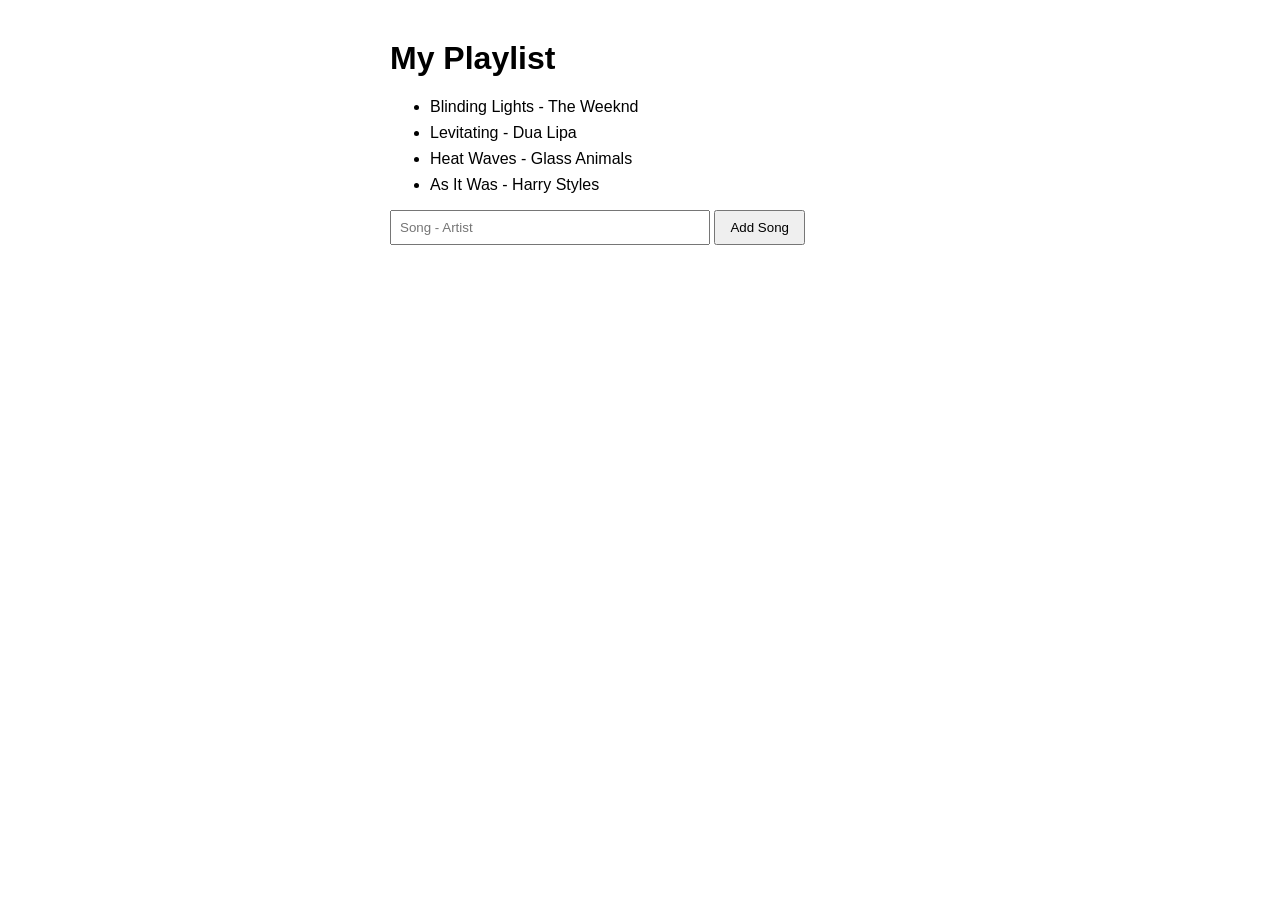
<file: playlist.html>
<!DOCTYPE html>
<html lang="en">
<head>
  <meta charset="UTF-8">
  <meta name="viewport" content="width=device-width, initial-scale=1.0">
  <title>My Playlist</title>
  <style>
    body { font-family: Arial, sans-serif; max-width: 500px; margin: 40px auto; padding: 0 16px; }
    li { margin: 8px 0; }
    input { padding: 8px; width: 60%; }
    button { padding: 8px 14px; }
  </style>
</head>
<body>
  <h1>My Playlist</h1>
  <ul id="playlist"></ul>
  <input id="song-input" placeholder="Song - Artist">
  <button id="add-btn">Add Song</button>

  <script>
    // One array is the single source of truth for the page
    const songs = [
      "Blinding Lights - The Weeknd",
      "Levitating - Dua Lipa",
      "Heat Waves - Glass Animals",
      "As It Was - Harry Styles"
    ];

    // Loop over the array, build one <li> per entry
    function renderPlaylist() {
      const list = document.getElementById("playlist");
      list.innerHTML = "";
      for (const song of songs) {
        const li = document.createElement("li");
        li.textContent = song;
        list.appendChild(li);
      }
    }

    // Extension: change the data, then re-render from it
    document.getElementById("add-btn").addEventListener("click", function () {
      const input = document.getElementById("song-input");
      if (input.value.trim() !== "") {
        songs.push(input.value.trim());
        input.value = "";
        renderPlaylist();
      }
    });

    renderPlaylist();
  </script>
</body>
</html>
</file>
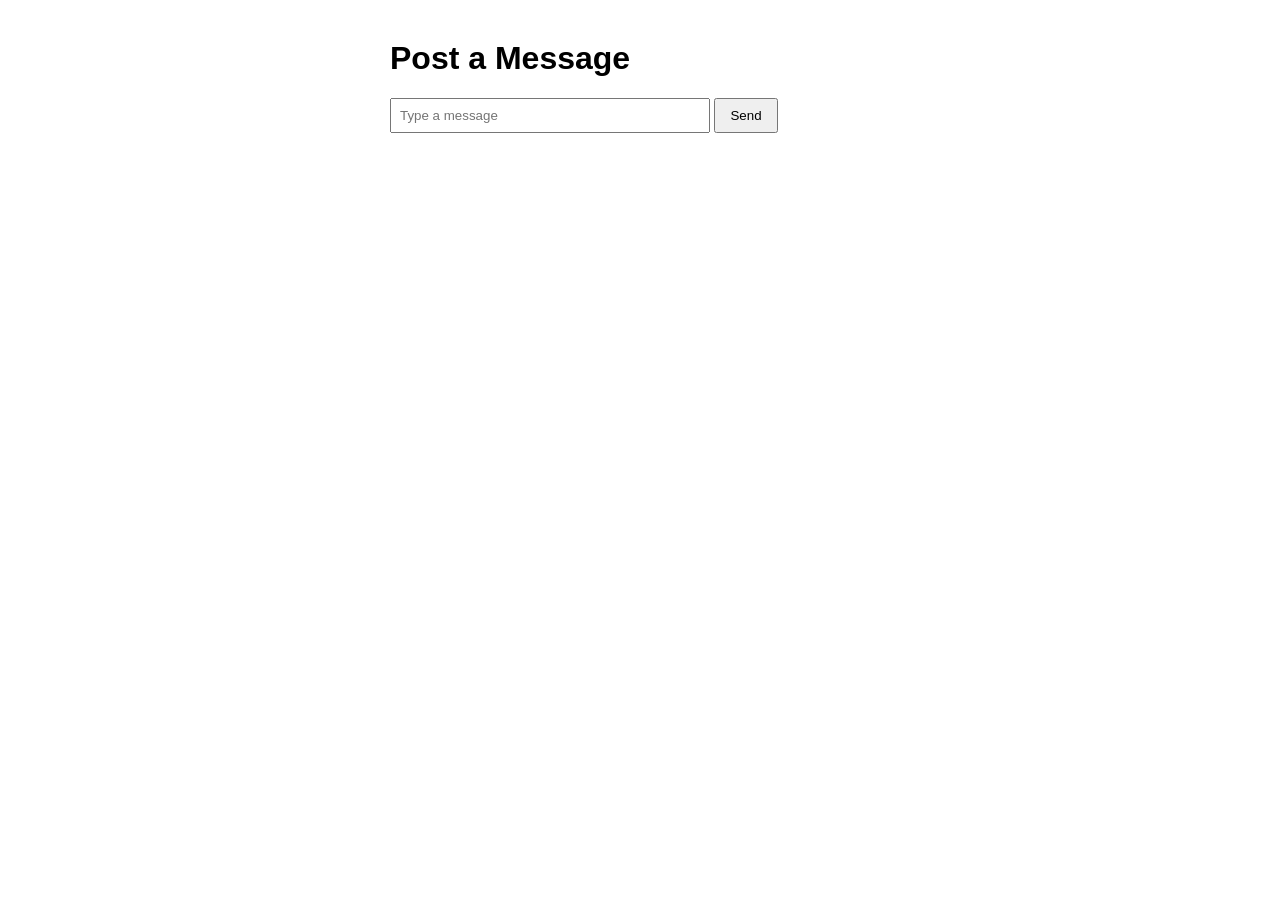
<file: post-message.html>
<!DOCTYPE html>
<html lang="en">
<head>
  <meta charset="UTF-8">
  <meta name="viewport" content="width=device-width, initial-scale=1.0">
  <title>Post a Message</title>
  <style>
    body { font-family: Arial, sans-serif; max-width: 500px; margin: 40px auto; padding: 0 16px; }
    input { padding: 8px; width: 60%; }
    button { padding: 8px 14px; }
  </style>
</head>
<body>
  <h1>Post a Message</h1>
  <input id="message-input" placeholder="Type a message">
  <button id="send-btn">Send</button>
  <p id="result"></p>

  <script>
    // Sends one message to the class server with my token
    async function postMessage(text) {
      const result = document.getElementById("result");
      result.textContent = "Sending...";
      try {
        const response = await fetch("https://oim.zhili.dev/message", {
          method: "POST",
          headers: {
            "Content-Type": "application/json",
            "X-Token": "ArthurArthur"
          },
          body: JSON.stringify({ message: text })
        });
        const data = await response.json();
        result.textContent = "Server replied: " + JSON.stringify(data);
      } catch (error) {
        result.textContent = "Something went wrong: " + error.message;
      }
    }

    // Extension: post whatever is typed in the box
    document.getElementById("send-btn").addEventListener("click", function () {
      const input = document.getElementById("message-input");
      if (input.value.trim() !== "") {
        postMessage(input.value.trim());
        input.value = "";
      }
    });
  </script>
</body>
</html>
</file>
<file: css/styles.css>
/* OIM3690 — external stylesheet for about-me.html
   Shows the four selector types from Session 04:
   element, ID, class, and a :hover pseudo-class. */

:root {
  --ink: #2b2b2b;
  --paper: #fbf9f4;
  --green: #0a6b4d;
  --muted: #6b6b6b;
}

/* ELEMENT selectors: target a tag by name */
body {
  font-family: 'Karla', sans-serif;
  color: var(--ink);
  background-color: var(--paper);
  line-height: 1.6;
  margin: 0;
}
h1 { font-family: 'Fraunces', serif; font-size: 40px; margin-bottom: 24px; }
h2 { font-family: 'Fraunces', serif; font-size: 22px; margin-top: 36px; color: var(--green); }
li { margin-bottom: 8px; }
a { color: var(--green); }

/* ID selector: the # targets ONE unique element (id="intro") */
#intro { font-size: 18px; color: var(--muted); }

/* CLASS selectors: the . targets ANY element with that class */
.container { max-width: 640px; margin: 0 auto; padding: 64px 24px; }
.back { display: inline-block; margin-top: 40px; font-size: 14px; }

/* PSEUDO-CLASS: :hover only applies while the mouse is over the link */
a:hover { text-decoration: underline; }
</file>
